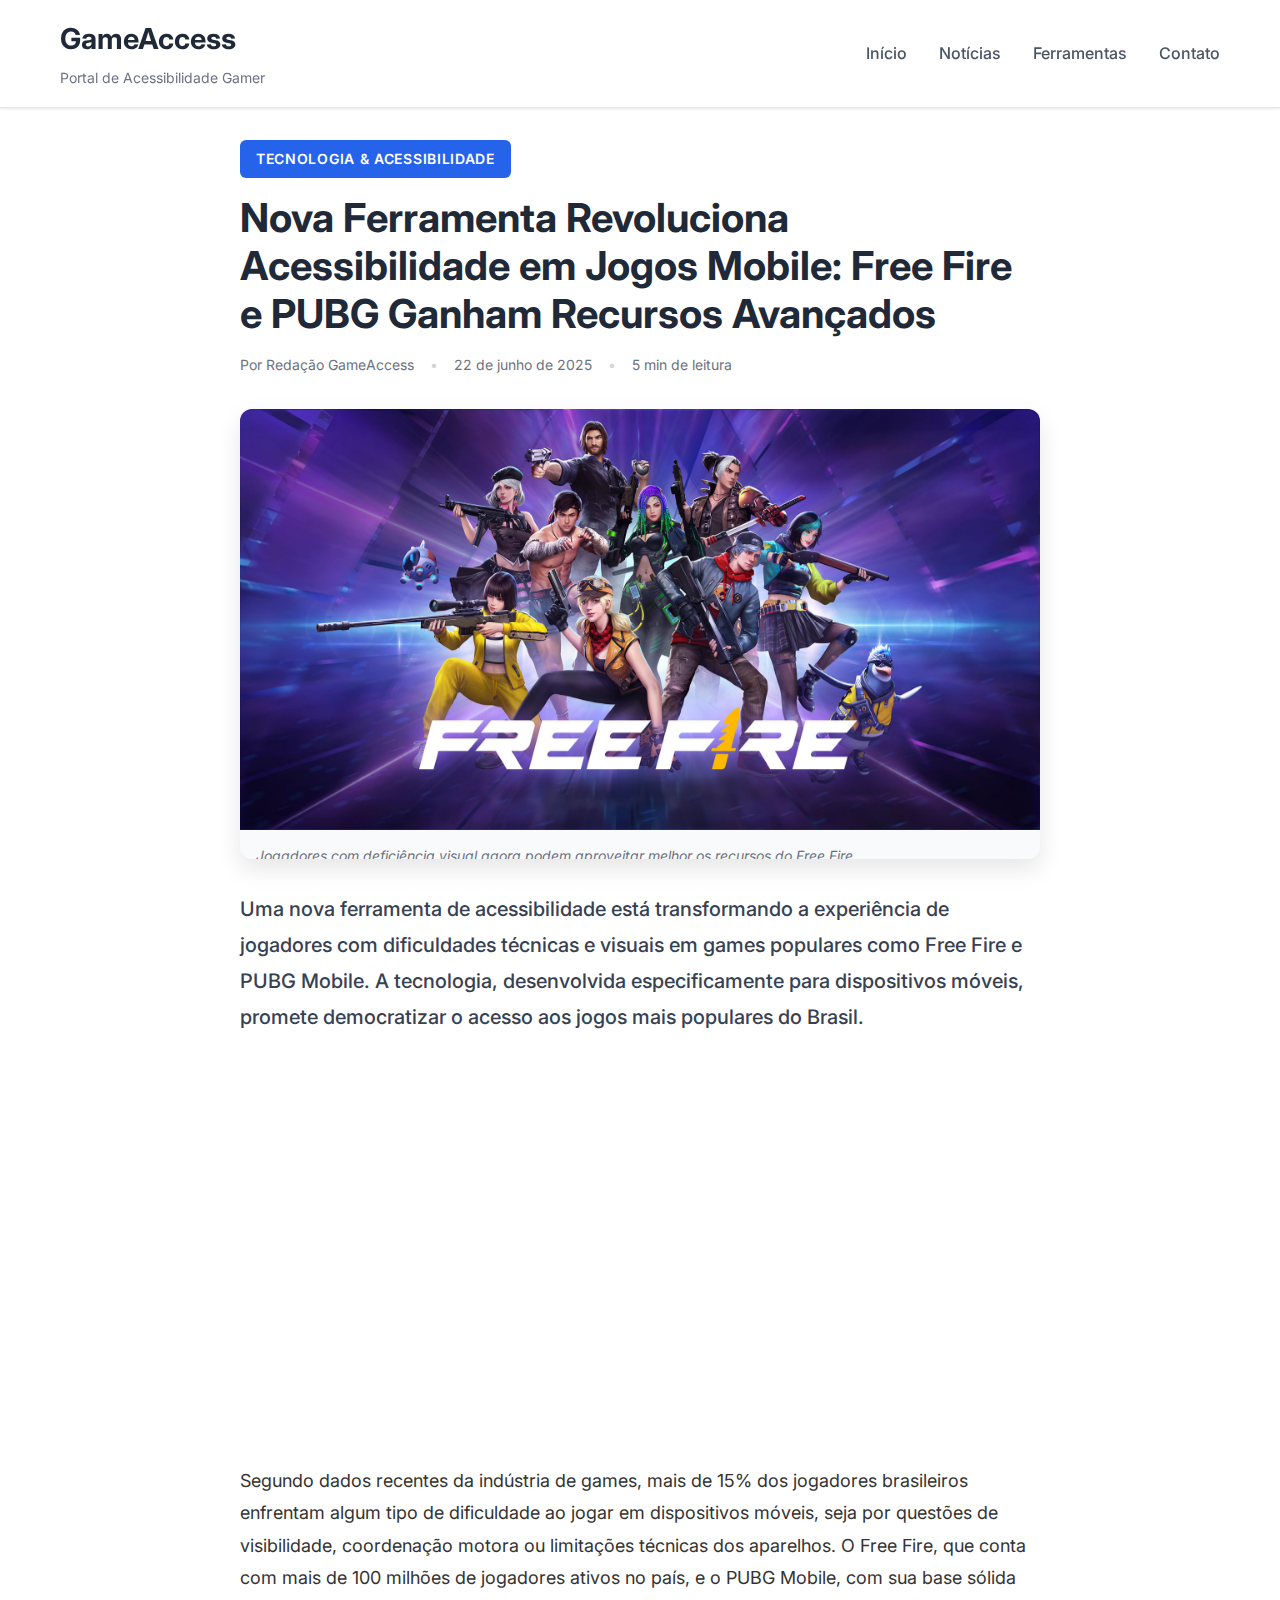
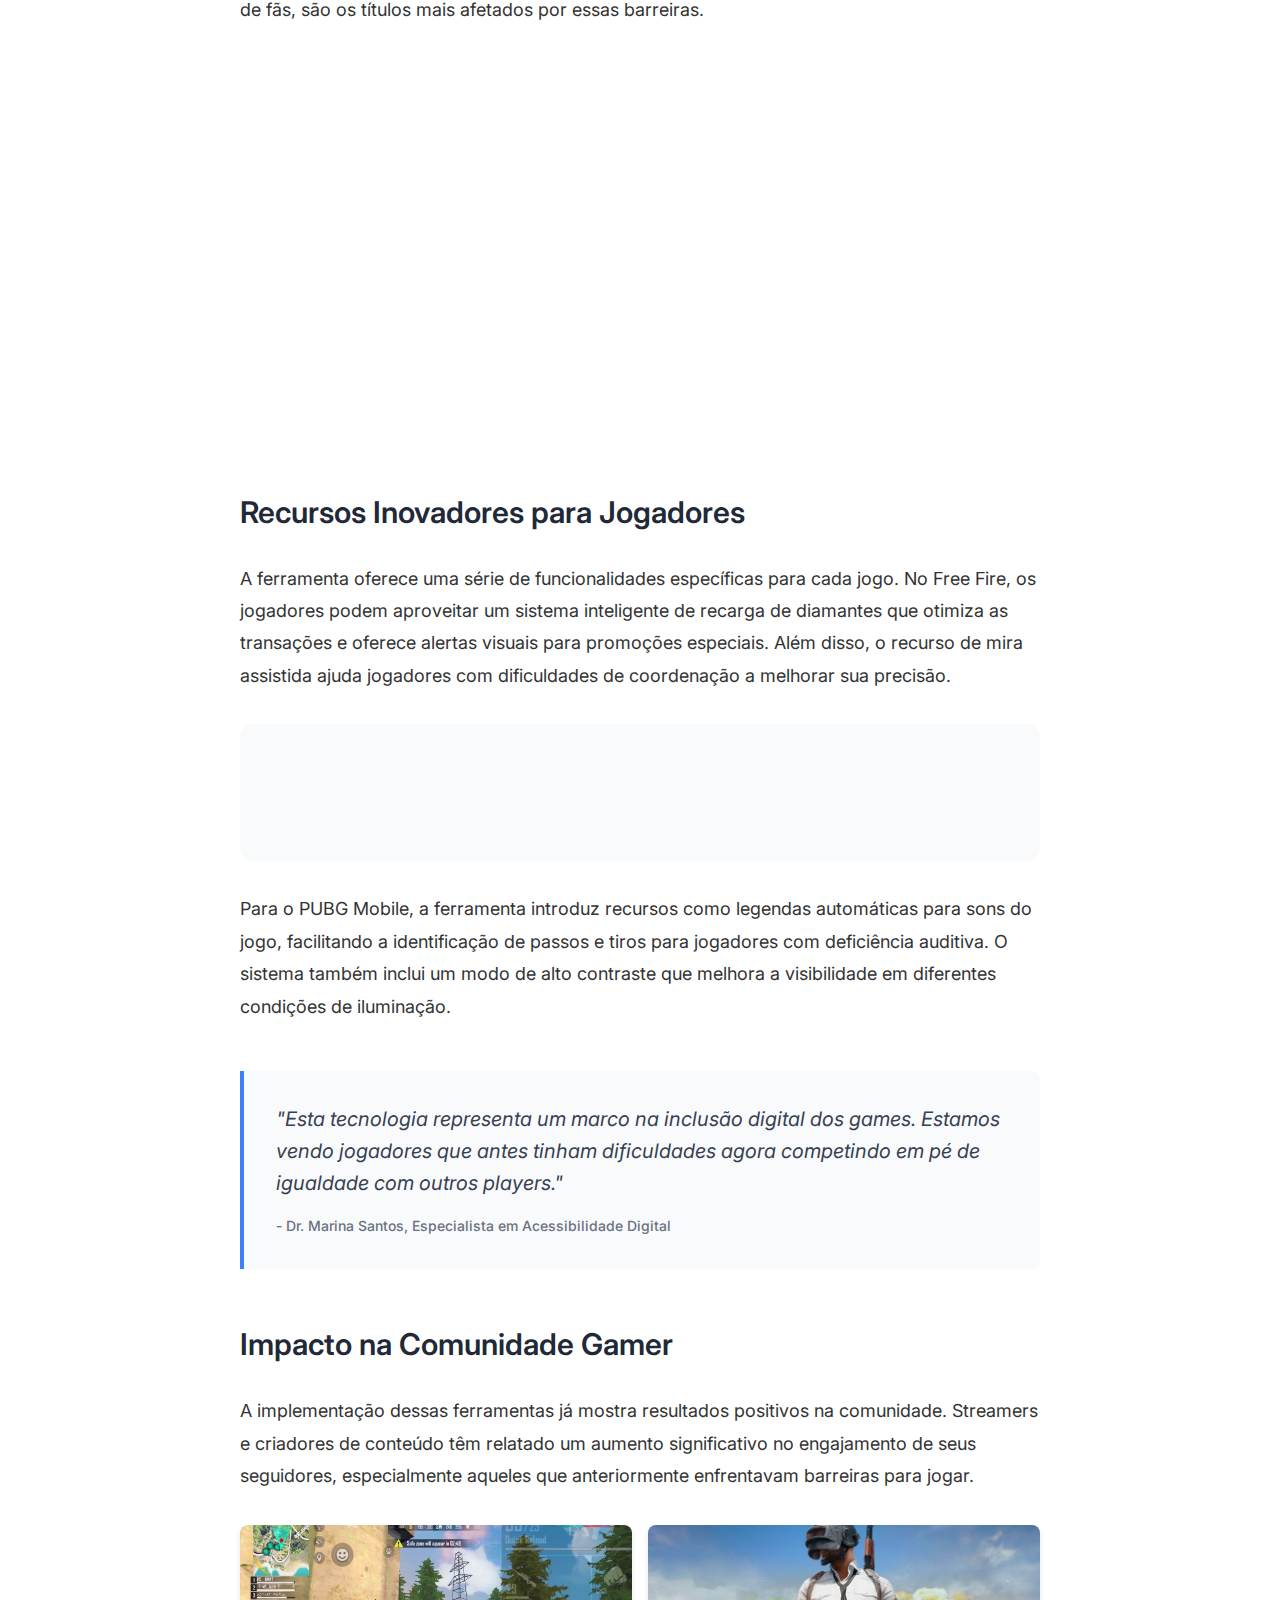
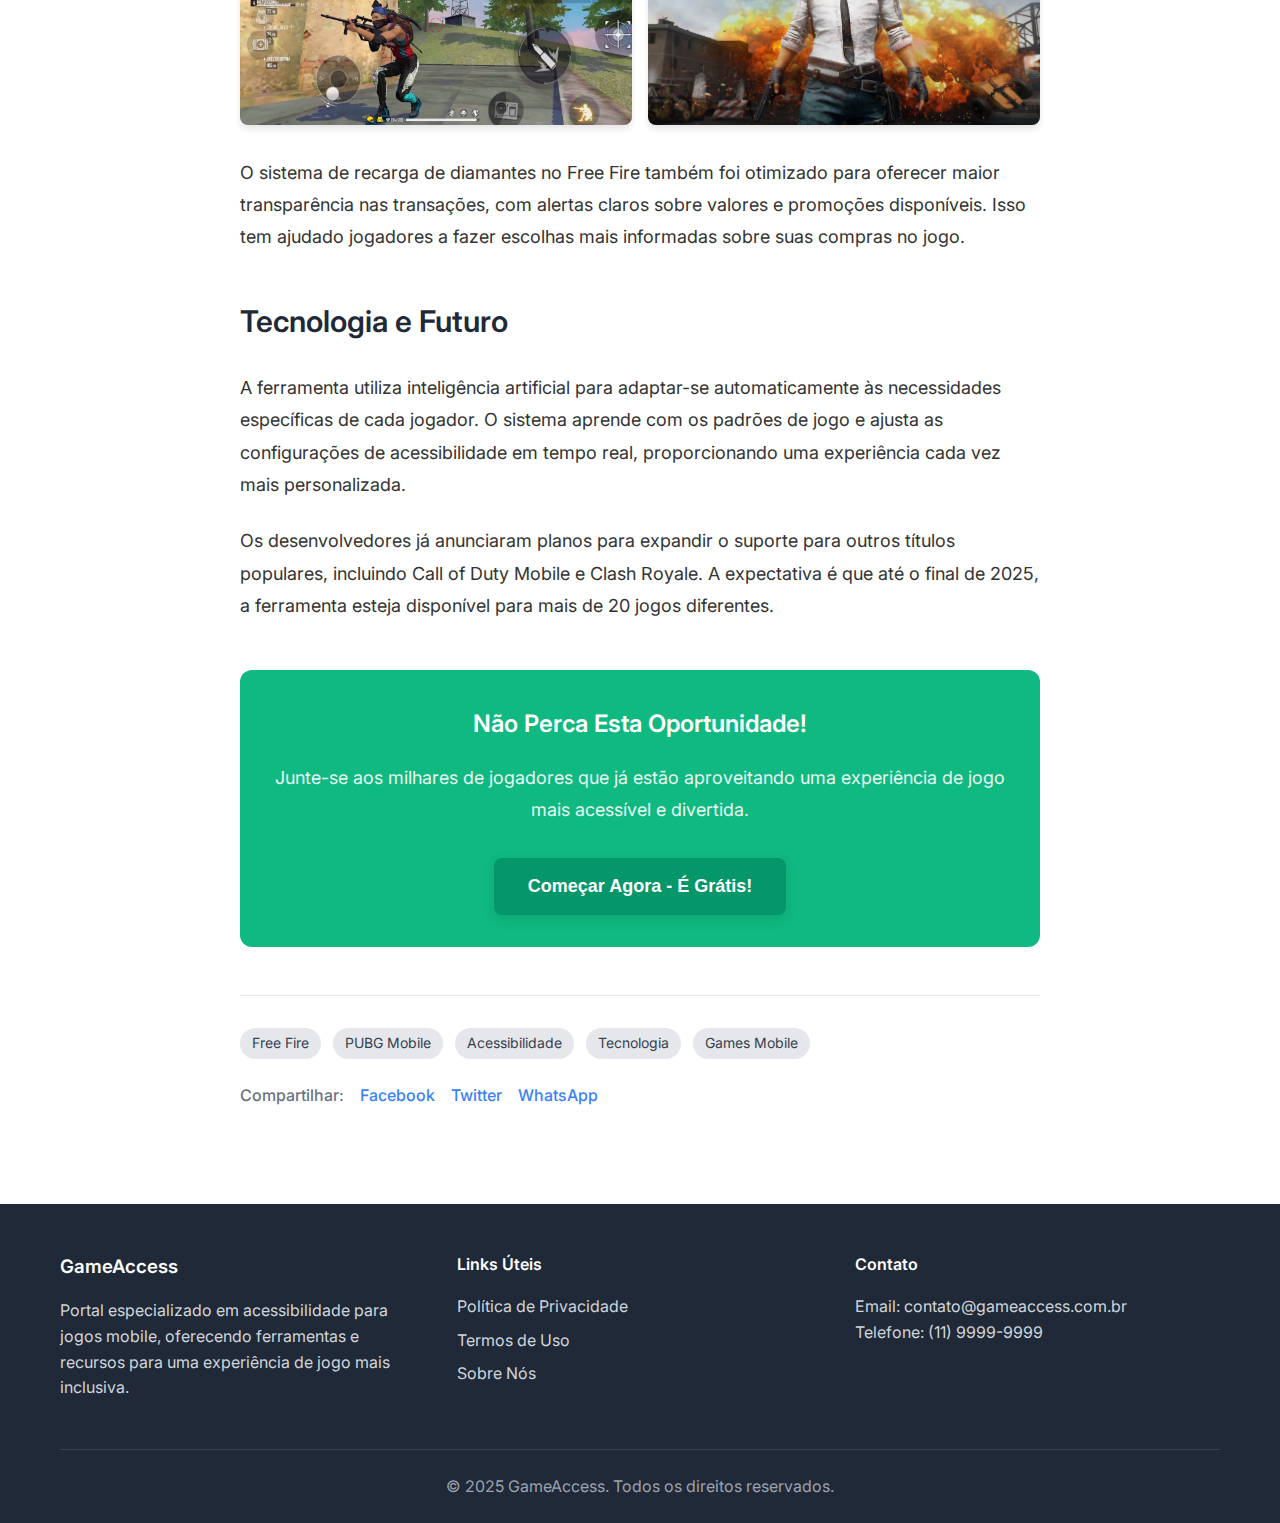
<file: index.html>
<!DOCTYPE html>
<html lang="pt-BR">
<head>
    <meta charset="UTF-8">
    <meta name="viewport" content="width=device-width, initial-scale=1.0">
    <title>GameAccess - Portal de Acessibilidade Gamer</title>
    <meta name="description" content="Portal especializado em acessibilidade para jogos mobile como Free Fire e PUBG. Dicas, ferramentas e recursos para melhorar sua experiência de jogo.">
    <meta name="keywords" content="Free Fire, PUBG, acessibilidade, jogos mobile, diamantes, recarga, ferramentas">
    <link rel="stylesheet" href="styles.css">
    <link rel="preconnect" href="https://fonts.googleapis.com">
    <link rel="preconnect" href="https://fonts.gstatic.com" crossorigin>
    <link href="https://fonts.googleapis.com/css2?family=Inter:wght@300;400;500;600;700&display=swap" rel="stylesheet">
</head>
<body>
    <header class="header">
        <div class="container">
            <div class="header-content">
                <div class="logo">
                    <h1>GameAccess</h1>
                    <span class="tagline">Portal de Acessibilidade Gamer</span>
                </div>
                <nav class="nav">
                    <a href="#home">Início</a>
                    <a href="#noticias">Notícias</a>
                    <a href="#ferramentas">Ferramentas</a>
                    <a href="#contato">Contato</a>
                </nav>
            </div>
        </div>
    </header>

    <main class="main">
        <div class="container">
            <article class="article">
                <div class="article-header">
                    <div class="category">TECNOLOGIA & ACESSIBILIDADE</div>
                    <h1 class="article-title">Nova Ferramenta Revoluciona Acessibilidade em Jogos Mobile: Free Fire e PUBG Ganham Recursos Avançados</h1>
                    <div class="article-meta">
                        <span class="author">Por Redação GameAccess</span>
                        <span class="date">22 de junho de 2025</span>
                        <span class="reading-time">5 min de leitura</span>
                    </div>
                </div>

                <div class="featured-image">
                    <img src="x5IqghY2ip2L.jpeg" alt="Free Fire gameplay com recursos de acessibilidade" loading="lazy">
                    <div class="image-caption">Jogadores com deficiência visual agora podem aproveitar melhor os recursos do Free Fire</div>
                </div>

                <div class="article-content">
                    <p class="lead">Uma nova ferramenta de acessibilidade está transformando a experiência de jogadores com dificuldades técnicas e visuais em games populares como Free Fire e PUBG Mobile. A tecnologia, desenvolvida especificamente para dispositivos móveis, promete democratizar o acesso aos jogos mais populares do Brasil.</p>

                    <div class="cta-section">
                        <div class="cta-box">
                            <h3>🎮 Melhore Sua Jogabilidade Agora!</h3>
                            <p>Acesse nossa ferramenta gratuita de acessibilidade avançada e transforme sua experiência de jogo.</p>
                            <button class="cta-button" onclick="window.open('#', '_blank')">
                                Ativar Acessibilidade Avançada
                            </button>
                            <small>✓ 100% Gratuito ✓ Compatível com todos os dispositivos ✓ Sem necessidade de cadastro</small>
                        </div>
                    </div>

                    <p>Segundo dados recentes da indústria de games, mais de 15% dos jogadores brasileiros enfrentam algum tipo de dificuldade ao jogar em dispositivos móveis, seja por questões de visibilidade, coordenação motora ou limitações técnicas dos aparelhos. O Free Fire, que conta com mais de 100 milhões de jogadores ativos no país, e o PUBG Mobile, com sua base sólida de fãs, são os títulos mais afetados por essas barreiras.</p>

                    <div class="game-showcase">
                        <div class="game-item">
                            <img src="kgZgZs2eZVTs.webp" alt="Free Fire interface" loading="lazy">
                            <h4>Free Fire</h4>
                            <p>Recursos de acessibilidade incluem controles adaptativos, indicadores visuais aprimorados e sistema de recarga otimizado para diamantes.</p>
                        </div>
                        <div class="game-item">
                            <img src="TG4HdZBPzqOb.jpg" alt="PUBG Mobile interface" loading="lazy">
                            <h4>PUBG Mobile</h4>
                            <p>Melhorias na interface de usuário, controles de sensibilidade personalizáveis e recursos de áudio espacial.</p>
                        </div>
                    </div>

                    <h2>Recursos Inovadores para Jogadores</h2>
                    
                    <p>A ferramenta oferece uma série de funcionalidades específicas para cada jogo. No Free Fire, os jogadores podem aproveitar um sistema inteligente de recarga de diamantes que otimiza as transações e oferece alertas visuais para promoções especiais. Além disso, o recurso de mira assistida ajuda jogadores com dificuldades de coordenação a melhorar sua precisão.</p>

                    <div class="stats-section">
                        <div class="stat-item">
                            <div class="stat-number">87%</div>
                            <div class="stat-label">Melhoria na precisão</div>
                        </div>
                        <div class="stat-item">
                            <div class="stat-number">65%</div>
                            <div class="stat-label">Redução no tempo de recarga</div>
                        </div>
                        <div class="stat-item">
                            <div class="stat-number">92%</div>
                            <div class="stat-label">Satisfação dos usuários</div>
                        </div>
                    </div>

                    <p>Para o PUBG Mobile, a ferramenta introduz recursos como legendas automáticas para sons do jogo, facilitando a identificação de passos e tiros para jogadores com deficiência auditiva. O sistema também inclui um modo de alto contraste que melhora a visibilidade em diferentes condições de iluminação.</p>

                    <div class="quote-section">
                        <blockquote>
                            "Esta tecnologia representa um marco na inclusão digital dos games. Estamos vendo jogadores que antes tinham dificuldades agora competindo em pé de igualdade com outros players."
                            <cite>- Dr. Marina Santos, Especialista em Acessibilidade Digital</cite>
                        </blockquote>
                    </div>

                    <h2>Impacto na Comunidade Gamer</h2>

                    <p>A implementação dessas ferramentas já mostra resultados positivos na comunidade. Streamers e criadores de conteúdo têm relatado um aumento significativo no engajamento de seus seguidores, especialmente aqueles que anteriormente enfrentavam barreiras para jogar.</p>

                    <div class="image-grid">
                        <img src="cc65AH6ANCbm.jpg" alt="Gameplay Free Fire mobile" loading="lazy">
                        <img src="owfWT1YBvuyC.jpg" alt="PUBG Mobile gameplay" loading="lazy">
                    </div>

                    <p>O sistema de recarga de diamantes no Free Fire também foi otimizado para oferecer maior transparência nas transações, com alertas claros sobre valores e promoções disponíveis. Isso tem ajudado jogadores a fazer escolhas mais informadas sobre suas compras no jogo.</p>

                    <h2>Tecnologia e Futuro</h2>

                    <p>A ferramenta utiliza inteligência artificial para adaptar-se automaticamente às necessidades específicas de cada jogador. O sistema aprende com os padrões de jogo e ajusta as configurações de acessibilidade em tempo real, proporcionando uma experiência cada vez mais personalizada.</p>

                    <p>Os desenvolvedores já anunciaram planos para expandir o suporte para outros títulos populares, incluindo Call of Duty Mobile e Clash Royale. A expectativa é que até o final de 2025, a ferramenta esteja disponível para mais de 20 jogos diferentes.</p>

                    <div class="final-cta">
                        <h3>Não Perca Esta Oportunidade!</h3>
                        <p>Junte-se aos milhares de jogadores que já estão aproveitando uma experiência de jogo mais acessível e divertida.</p>
                        <button class="cta-button secondary" onclick="window.open('#', '_blank')">
                            Começar Agora - É Grátis!
                        </button>
                    </div>
                </div>

                <div class="article-footer">
                    <div class="tags">
                        <span class="tag">Free Fire</span>
                        <span class="tag">PUBG Mobile</span>
                        <span class="tag">Acessibilidade</span>
                        <span class="tag">Tecnologia</span>
                        <span class="tag">Games Mobile</span>
                    </div>
                    <div class="share">
                        <span>Compartilhar:</span>
                        <a href="#" class="share-link">Facebook</a>
                        <a href="#" class="share-link">Twitter</a>
                        <a href="#" class="share-link">WhatsApp</a>
                    </div>
                </div>
            </article>
        </div>
    </main>

    <footer class="footer">
        <div class="container">
            <div class="footer-content">
                <div class="footer-section">
                    <h3>GameAccess</h3>
                    <p>Portal especializado em acessibilidade para jogos mobile, oferecendo ferramentas e recursos para uma experiência de jogo mais inclusiva.</p>
                </div>
                <div class="footer-section">
                    <h4>Links Úteis</h4>
                    <ul>
                        <li><a href="politica-privacidade.html">Política de Privacidade</a></li>
                        <li><a href="termos-uso.html">Termos de Uso</a></li>
                        <li><a href="sobre-nos.html">Sobre Nós</a></li>
                    </ul>
                </div>
                <div class="footer-section">
                    <h4>Contato</h4>
                    <p>Email: contato@gameaccess.com.br</p>
                    <p>Telefone: (11) 9999-9999</p>
                </div>
            </div>
            <div class="footer-bottom">
                <p>&copy; 2025 GameAccess. Todos os direitos reservados.</p>
            </div>
        </div>
    </footer>

    <script src="script.js"></script>
</body>
</html>
</file>
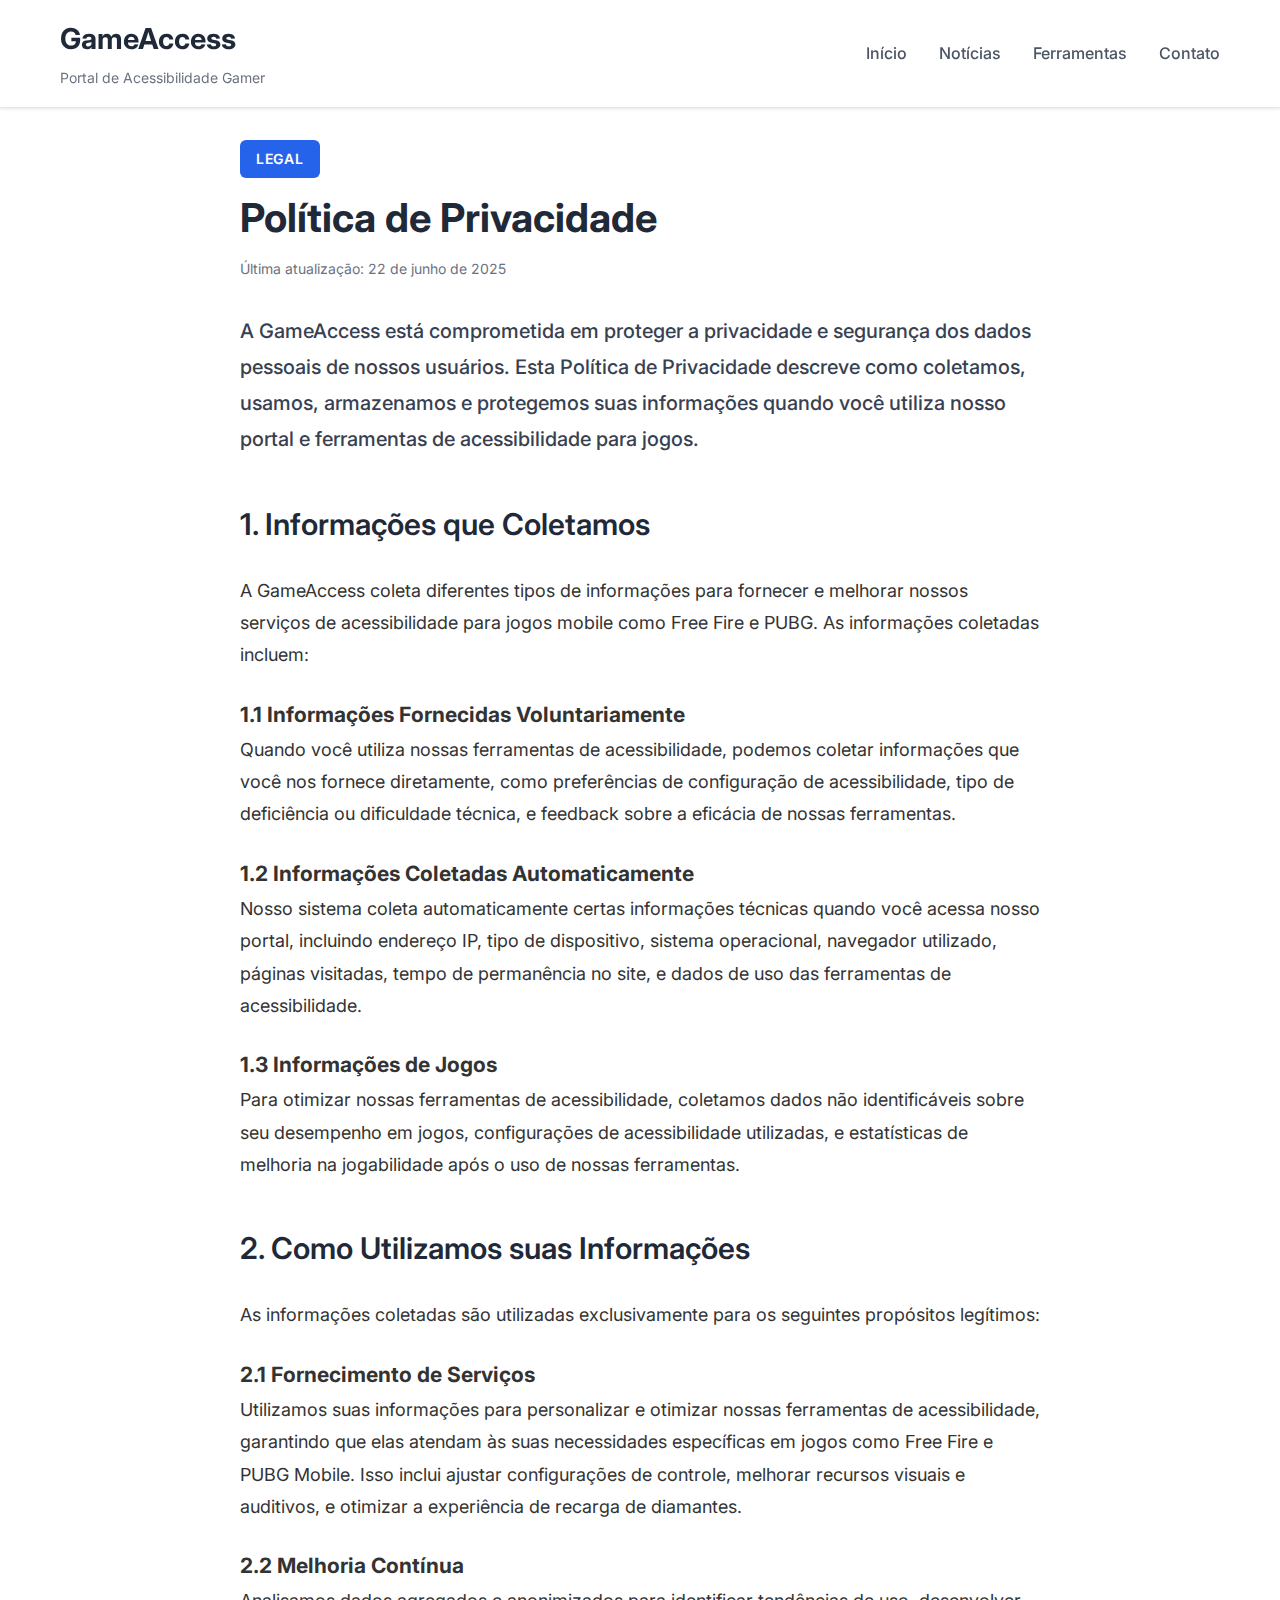
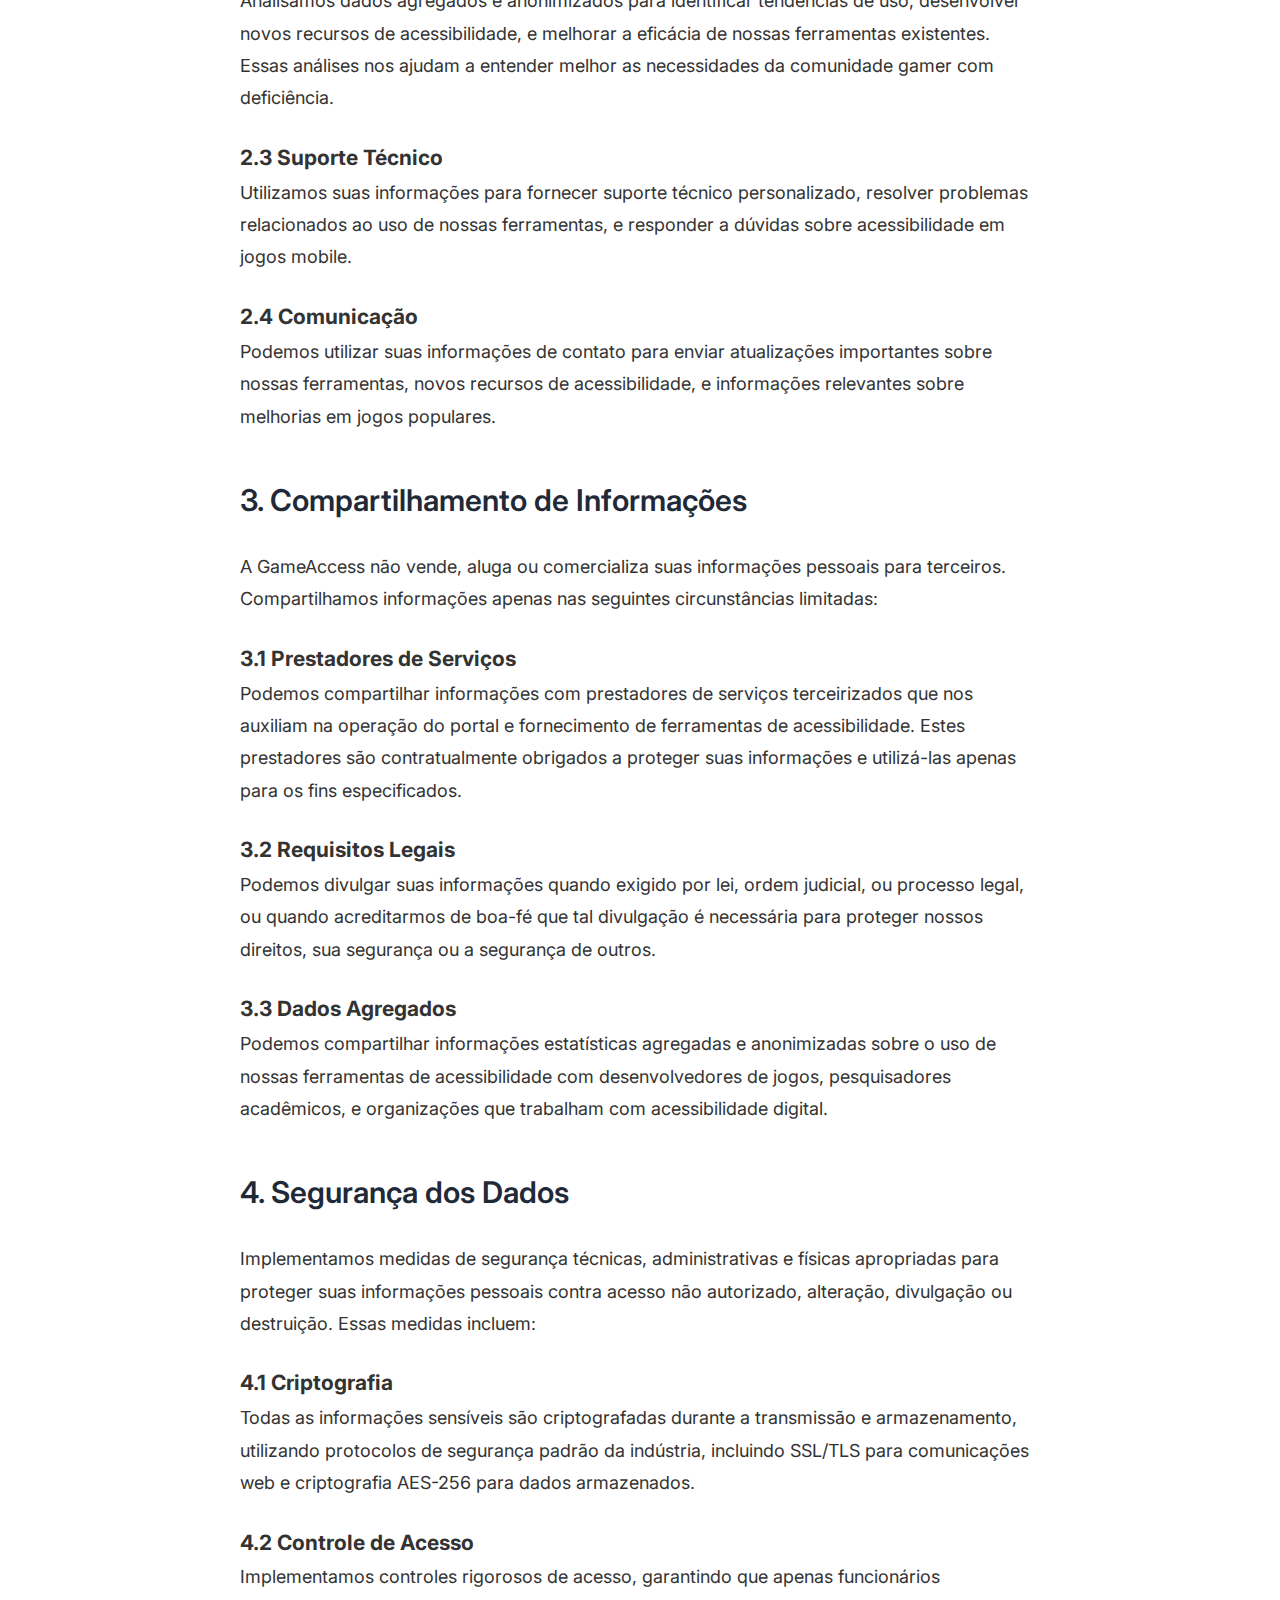
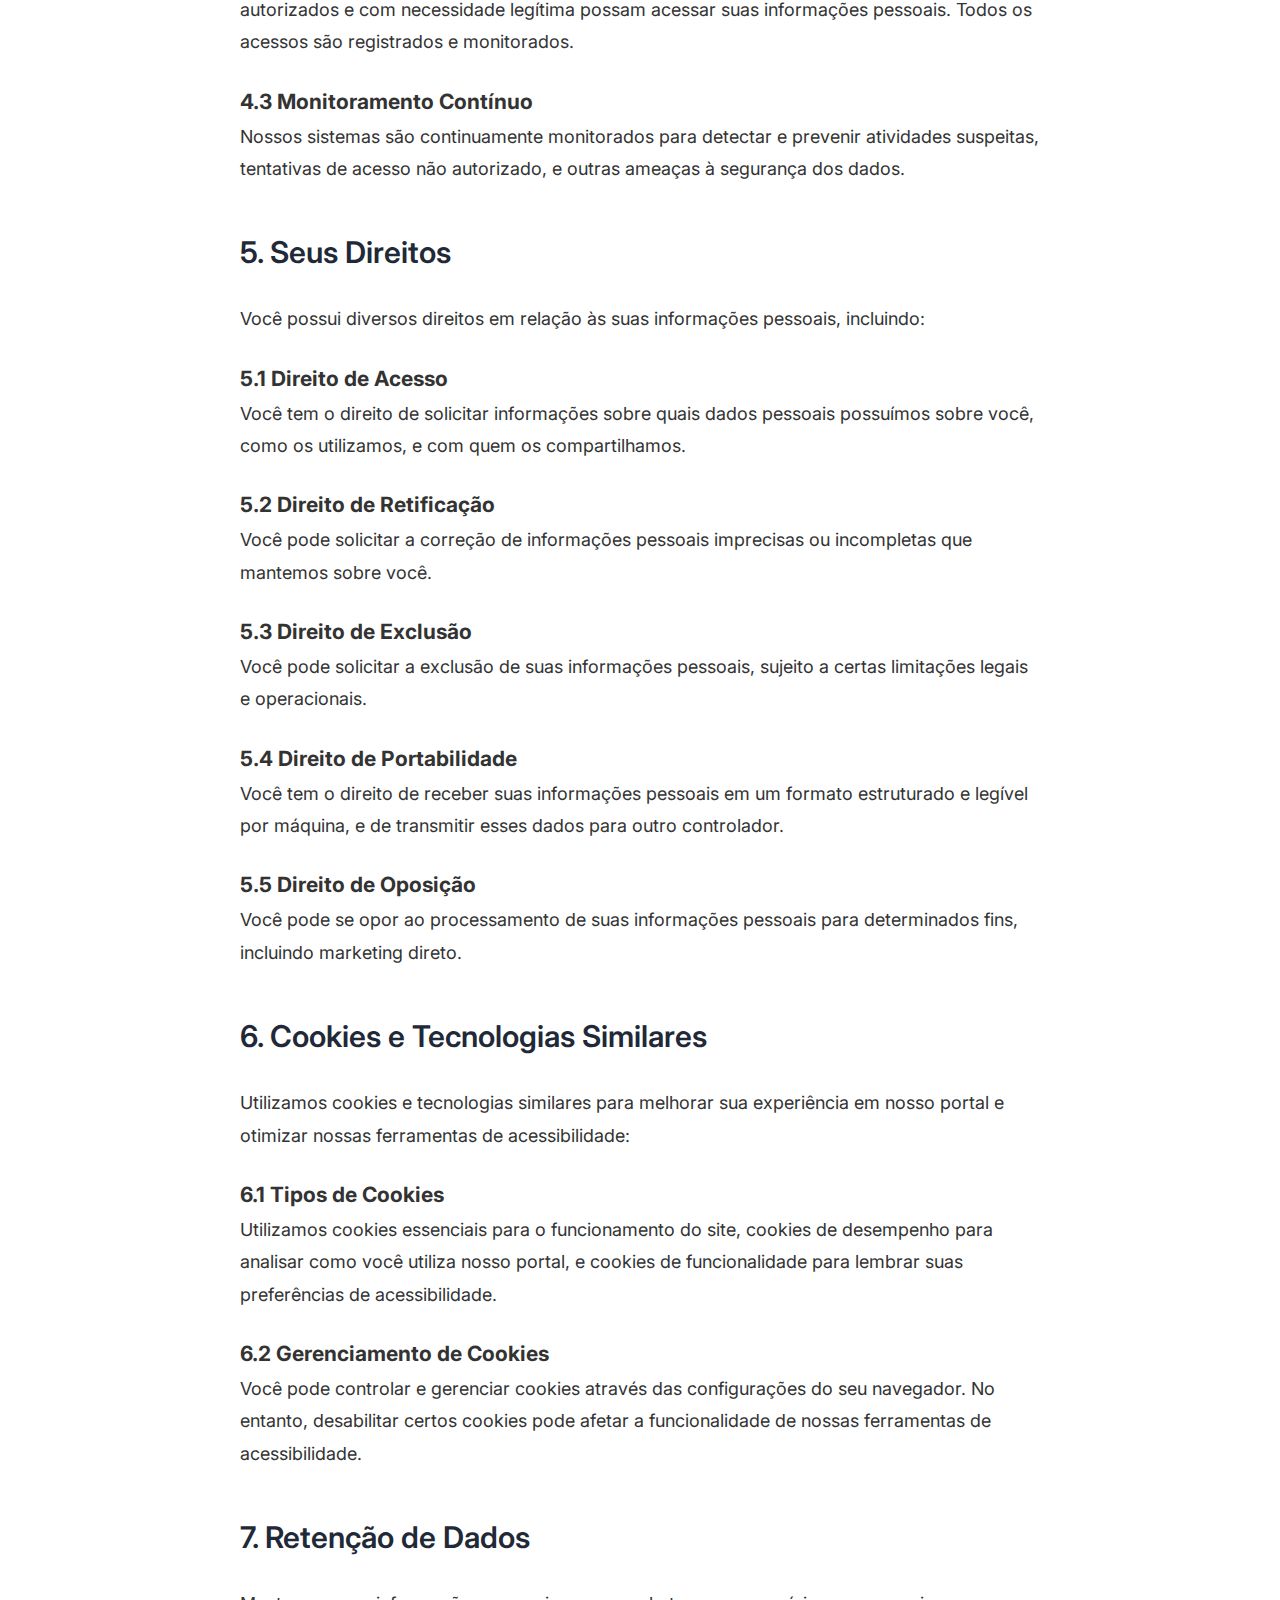
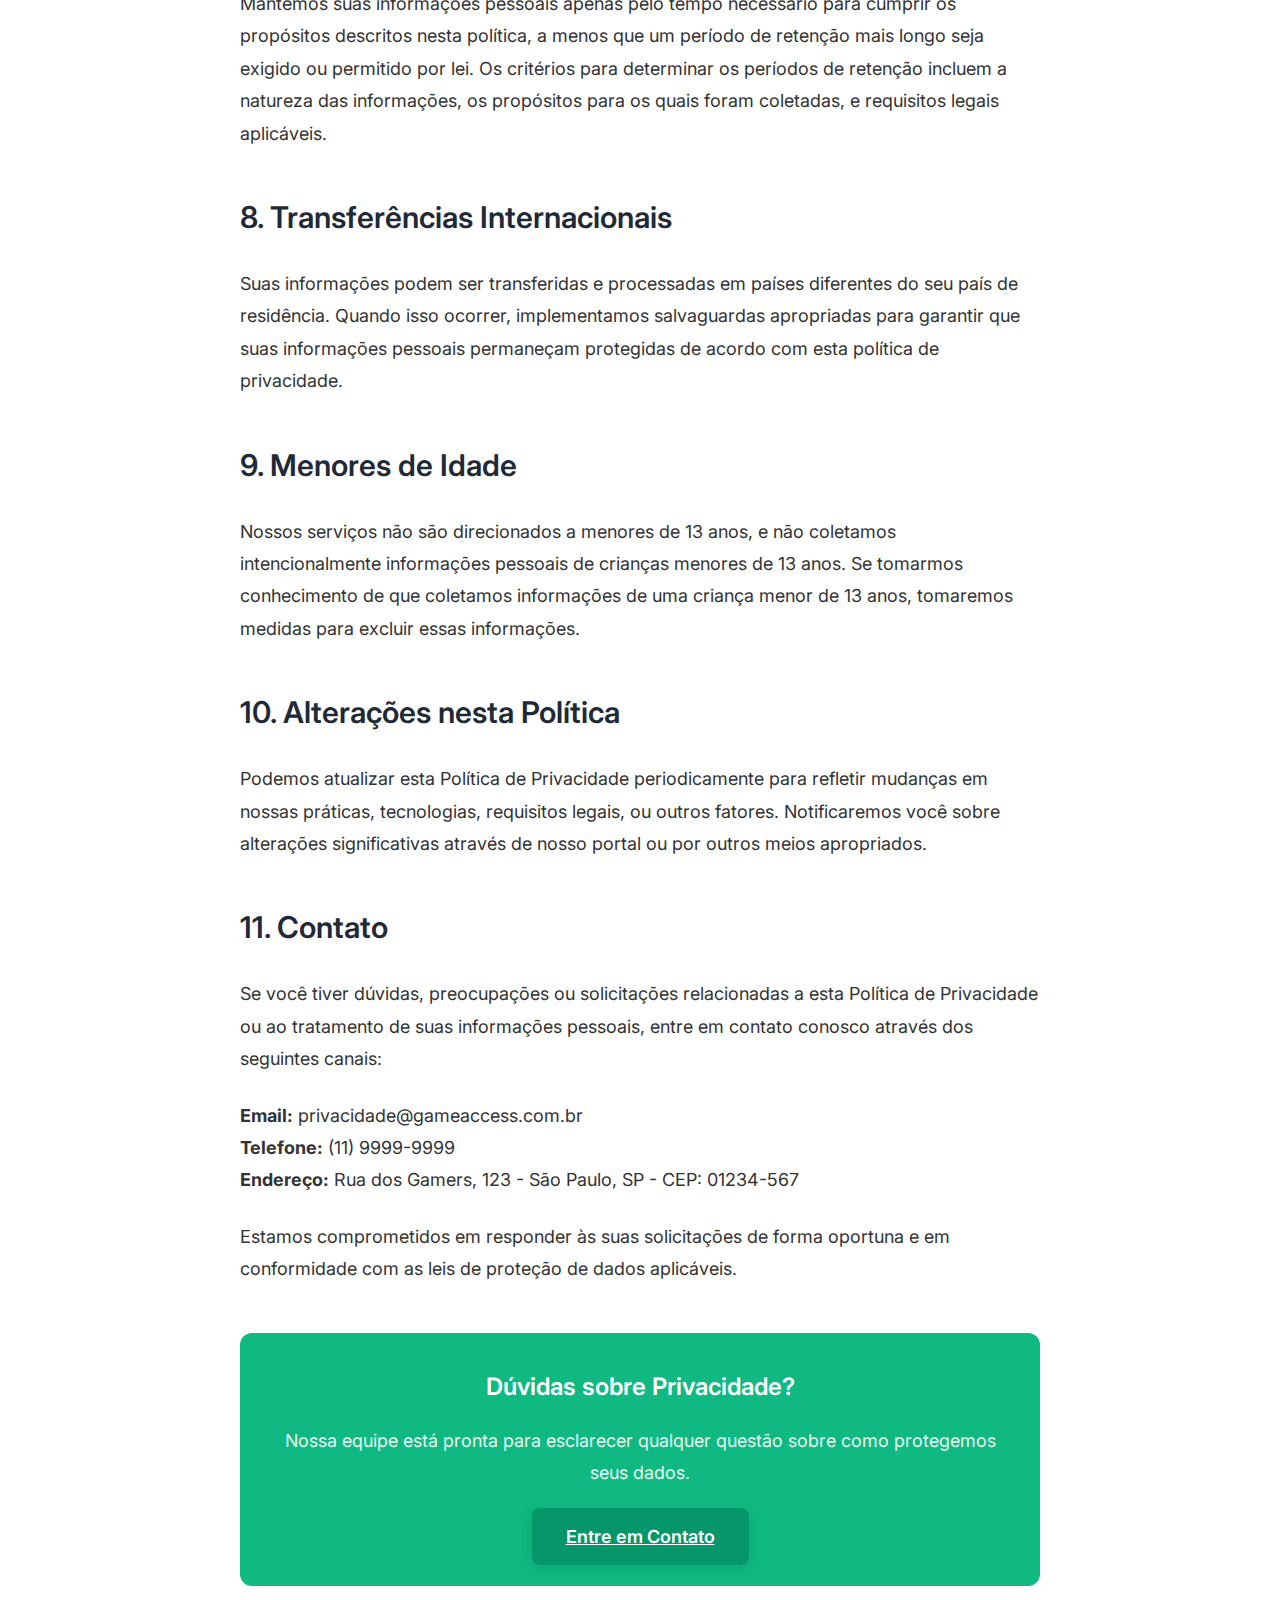
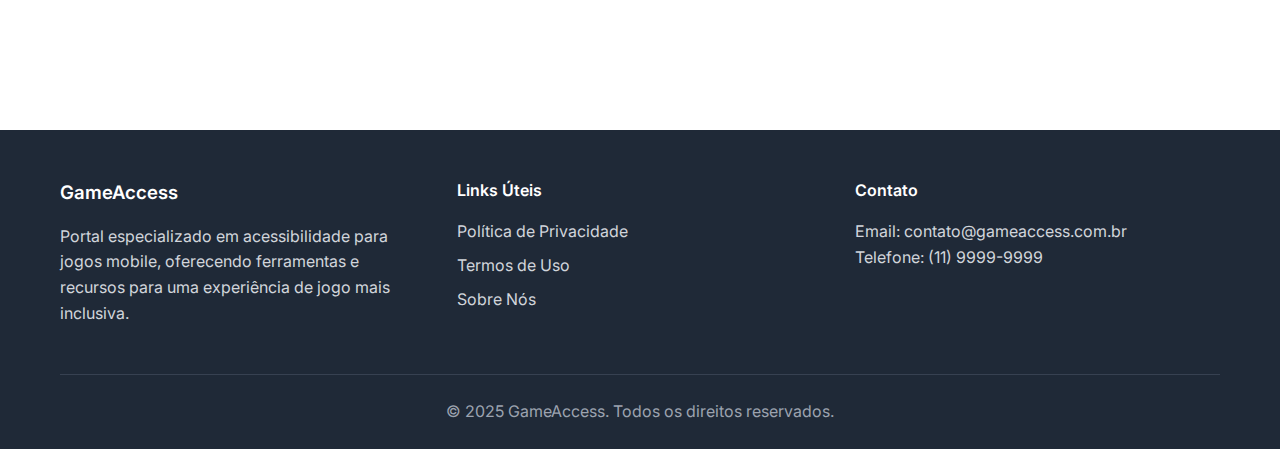
<file: politica-privacidade.html>
<!DOCTYPE html>
<html lang="pt-BR">
<head>
    <meta charset="UTF-8">
    <meta name="viewport" content="width=device-width, initial-scale=1.0">
    <title>Política de Privacidade - GameAccess</title>
    <meta name="description" content="Política de Privacidade do GameAccess - Portal de Acessibilidade Gamer. Saiba como protegemos seus dados e informações pessoais.">
    <link rel="stylesheet" href="styles.css">
    <link rel="preconnect" href="https://fonts.googleapis.com">
    <link rel="preconnect" href="https://fonts.gstatic.com" crossorigin>
    <link href="https://fonts.googleapis.com/css2?family=Inter:wght@300;400;500;600;700&display=swap" rel="stylesheet">
</head>
<body>
    <header class="header">
        <div class="container">
            <div class="header-content">
                <div class="logo">
                    <h1><a href="index.html" style="text-decoration: none; color: inherit;">GameAccess</a></h1>
                    <span class="tagline">Portal de Acessibilidade Gamer</span>
                </div>
                <nav class="nav">
                    <a href="index.html">Início</a>
                    <a href="#noticias">Notícias</a>
                    <a href="#ferramentas">Ferramentas</a>
                    <a href="#contato">Contato</a>
                </nav>
            </div>
        </div>
    </header>

    <main class="main">
        <div class="container">
            <article class="article">
                <div class="article-header">
                    <div class="category">LEGAL</div>
                    <h1 class="article-title">Política de Privacidade</h1>
                    <div class="article-meta">
                        <span class="date">Última atualização: 22 de junho de 2025</span>
                    </div>
                </div>

                <div class="article-content">
                    <p class="lead">A GameAccess está comprometida em proteger a privacidade e segurança dos dados pessoais de nossos usuários. Esta Política de Privacidade descreve como coletamos, usamos, armazenamos e protegemos suas informações quando você utiliza nosso portal e ferramentas de acessibilidade para jogos.</p>

                    <h2>1. Informações que Coletamos</h2>
                    
                    <p>A GameAccess coleta diferentes tipos de informações para fornecer e melhorar nossos serviços de acessibilidade para jogos mobile como Free Fire e PUBG. As informações coletadas incluem:</p>

                    <h3>1.1 Informações Fornecidas Voluntariamente</h3>
                    <p>Quando você utiliza nossas ferramentas de acessibilidade, podemos coletar informações que você nos fornece diretamente, como preferências de configuração de acessibilidade, tipo de deficiência ou dificuldade técnica, e feedback sobre a eficácia de nossas ferramentas.</p>

                    <h3>1.2 Informações Coletadas Automaticamente</h3>
                    <p>Nosso sistema coleta automaticamente certas informações técnicas quando você acessa nosso portal, incluindo endereço IP, tipo de dispositivo, sistema operacional, navegador utilizado, páginas visitadas, tempo de permanência no site, e dados de uso das ferramentas de acessibilidade.</p>

                    <h3>1.3 Informações de Jogos</h3>
                    <p>Para otimizar nossas ferramentas de acessibilidade, coletamos dados não identificáveis sobre seu desempenho em jogos, configurações de acessibilidade utilizadas, e estatísticas de melhoria na jogabilidade após o uso de nossas ferramentas.</p>

                    <h2>2. Como Utilizamos suas Informações</h2>

                    <p>As informações coletadas são utilizadas exclusivamente para os seguintes propósitos legítimos:</p>

                    <h3>2.1 Fornecimento de Serviços</h3>
                    <p>Utilizamos suas informações para personalizar e otimizar nossas ferramentas de acessibilidade, garantindo que elas atendam às suas necessidades específicas em jogos como Free Fire e PUBG Mobile. Isso inclui ajustar configurações de controle, melhorar recursos visuais e auditivos, e otimizar a experiência de recarga de diamantes.</p>

                    <h3>2.2 Melhoria Contínua</h3>
                    <p>Analisamos dados agregados e anonimizados para identificar tendências de uso, desenvolver novos recursos de acessibilidade, e melhorar a eficácia de nossas ferramentas existentes. Essas análises nos ajudam a entender melhor as necessidades da comunidade gamer com deficiência.</p>

                    <h3>2.3 Suporte Técnico</h3>
                    <p>Utilizamos suas informações para fornecer suporte técnico personalizado, resolver problemas relacionados ao uso de nossas ferramentas, e responder a dúvidas sobre acessibilidade em jogos mobile.</p>

                    <h3>2.4 Comunicação</h3>
                    <p>Podemos utilizar suas informações de contato para enviar atualizações importantes sobre nossas ferramentas, novos recursos de acessibilidade, e informações relevantes sobre melhorias em jogos populares.</p>

                    <h2>3. Compartilhamento de Informações</h2>

                    <p>A GameAccess não vende, aluga ou comercializa suas informações pessoais para terceiros. Compartilhamos informações apenas nas seguintes circunstâncias limitadas:</p>

                    <h3>3.1 Prestadores de Serviços</h3>
                    <p>Podemos compartilhar informações com prestadores de serviços terceirizados que nos auxiliam na operação do portal e fornecimento de ferramentas de acessibilidade. Estes prestadores são contratualmente obrigados a proteger suas informações e utilizá-las apenas para os fins especificados.</p>

                    <h3>3.2 Requisitos Legais</h3>
                    <p>Podemos divulgar suas informações quando exigido por lei, ordem judicial, ou processo legal, ou quando acreditarmos de boa-fé que tal divulgação é necessária para proteger nossos direitos, sua segurança ou a segurança de outros.</p>

                    <h3>3.3 Dados Agregados</h3>
                    <p>Podemos compartilhar informações estatísticas agregadas e anonimizadas sobre o uso de nossas ferramentas de acessibilidade com desenvolvedores de jogos, pesquisadores acadêmicos, e organizações que trabalham com acessibilidade digital.</p>

                    <h2>4. Segurança dos Dados</h2>

                    <p>Implementamos medidas de segurança técnicas, administrativas e físicas apropriadas para proteger suas informações pessoais contra acesso não autorizado, alteração, divulgação ou destruição. Essas medidas incluem:</p>

                    <h3>4.1 Criptografia</h3>
                    <p>Todas as informações sensíveis são criptografadas durante a transmissão e armazenamento, utilizando protocolos de segurança padrão da indústria, incluindo SSL/TLS para comunicações web e criptografia AES-256 para dados armazenados.</p>

                    <h3>4.2 Controle de Acesso</h3>
                    <p>Implementamos controles rigorosos de acesso, garantindo que apenas funcionários autorizados e com necessidade legítima possam acessar suas informações pessoais. Todos os acessos são registrados e monitorados.</p>

                    <h3>4.3 Monitoramento Contínuo</h3>
                    <p>Nossos sistemas são continuamente monitorados para detectar e prevenir atividades suspeitas, tentativas de acesso não autorizado, e outras ameaças à segurança dos dados.</p>

                    <h2>5. Seus Direitos</h2>

                    <p>Você possui diversos direitos em relação às suas informações pessoais, incluindo:</p>

                    <h3>5.1 Direito de Acesso</h3>
                    <p>Você tem o direito de solicitar informações sobre quais dados pessoais possuímos sobre você, como os utilizamos, e com quem os compartilhamos.</p>

                    <h3>5.2 Direito de Retificação</h3>
                    <p>Você pode solicitar a correção de informações pessoais imprecisas ou incompletas que mantemos sobre você.</p>

                    <h3>5.3 Direito de Exclusão</h3>
                    <p>Você pode solicitar a exclusão de suas informações pessoais, sujeito a certas limitações legais e operacionais.</p>

                    <h3>5.4 Direito de Portabilidade</h3>
                    <p>Você tem o direito de receber suas informações pessoais em um formato estruturado e legível por máquina, e de transmitir esses dados para outro controlador.</p>

                    <h3>5.5 Direito de Oposição</h3>
                    <p>Você pode se opor ao processamento de suas informações pessoais para determinados fins, incluindo marketing direto.</p>

                    <h2>6. Cookies e Tecnologias Similares</h2>

                    <p>Utilizamos cookies e tecnologias similares para melhorar sua experiência em nosso portal e otimizar nossas ferramentas de acessibilidade:</p>

                    <h3>6.1 Tipos de Cookies</h3>
                    <p>Utilizamos cookies essenciais para o funcionamento do site, cookies de desempenho para analisar como você utiliza nosso portal, e cookies de funcionalidade para lembrar suas preferências de acessibilidade.</p>

                    <h3>6.2 Gerenciamento de Cookies</h3>
                    <p>Você pode controlar e gerenciar cookies através das configurações do seu navegador. No entanto, desabilitar certos cookies pode afetar a funcionalidade de nossas ferramentas de acessibilidade.</p>

                    <h2>7. Retenção de Dados</h2>

                    <p>Mantemos suas informações pessoais apenas pelo tempo necessário para cumprir os propósitos descritos nesta política, a menos que um período de retenção mais longo seja exigido ou permitido por lei. Os critérios para determinar os períodos de retenção incluem a natureza das informações, os propósitos para os quais foram coletadas, e requisitos legais aplicáveis.</p>

                    <h2>8. Transferências Internacionais</h2>

                    <p>Suas informações podem ser transferidas e processadas em países diferentes do seu país de residência. Quando isso ocorrer, implementamos salvaguardas apropriadas para garantir que suas informações pessoais permaneçam protegidas de acordo com esta política de privacidade.</p>

                    <h2>9. Menores de Idade</h2>

                    <p>Nossos serviços não são direcionados a menores de 13 anos, e não coletamos intencionalmente informações pessoais de crianças menores de 13 anos. Se tomarmos conhecimento de que coletamos informações de uma criança menor de 13 anos, tomaremos medidas para excluir essas informações.</p>

                    <h2>10. Alterações nesta Política</h2>

                    <p>Podemos atualizar esta Política de Privacidade periodicamente para refletir mudanças em nossas práticas, tecnologias, requisitos legais, ou outros fatores. Notificaremos você sobre alterações significativas através de nosso portal ou por outros meios apropriados.</p>

                    <h2>11. Contato</h2>

                    <p>Se você tiver dúvidas, preocupações ou solicitações relacionadas a esta Política de Privacidade ou ao tratamento de suas informações pessoais, entre em contato conosco através dos seguintes canais:</p>

                    <p><strong>Email:</strong> privacidade@gameaccess.com.br<br>
                    <strong>Telefone:</strong> (11) 9999-9999<br>
                    <strong>Endereço:</strong> Rua dos Gamers, 123 - São Paulo, SP - CEP: 01234-567</p>

                    <p>Estamos comprometidos em responder às suas solicitações de forma oportuna e em conformidade com as leis de proteção de dados aplicáveis.</p>

                    <div class="final-cta">
                        <h3>Dúvidas sobre Privacidade?</h3>
                        <p>Nossa equipe está pronta para esclarecer qualquer questão sobre como protegemos seus dados.</p>
                        <a href="mailto:privacidade@gameaccess.com.br" class="cta-button secondary">Entre em Contato</a>
                    </div>
                </div>
            </article>
        </div>
    </main>

    <footer class="footer">
        <div class="container">
            <div class="footer-content">
                <div class="footer-section">
                    <h3>GameAccess</h3>
                    <p>Portal especializado em acessibilidade para jogos mobile, oferecendo ferramentas e recursos para uma experiência de jogo mais inclusiva.</p>
                </div>
                <div class="footer-section">
                    <h4>Links Úteis</h4>
                    <ul>
                        <li><a href="politica-privacidade.html">Política de Privacidade</a></li>
                        <li><a href="termos-uso.html">Termos de Uso</a></li>
                        <li><a href="sobre-nos.html">Sobre Nós</a></li>
                    </ul>
                </div>
                <div class="footer-section">
                    <h4>Contato</h4>
                    <p>Email: contato@gameaccess.com.br</p>
                    <p>Telefone: (11) 9999-9999</p>
                </div>
            </div>
            <div class="footer-bottom">
                <p>&copy; 2025 GameAccess. Todos os direitos reservados.</p>
            </div>
        </div>
    </footer>

    <script src="script.js"></script>
</body>
</html>
</file>
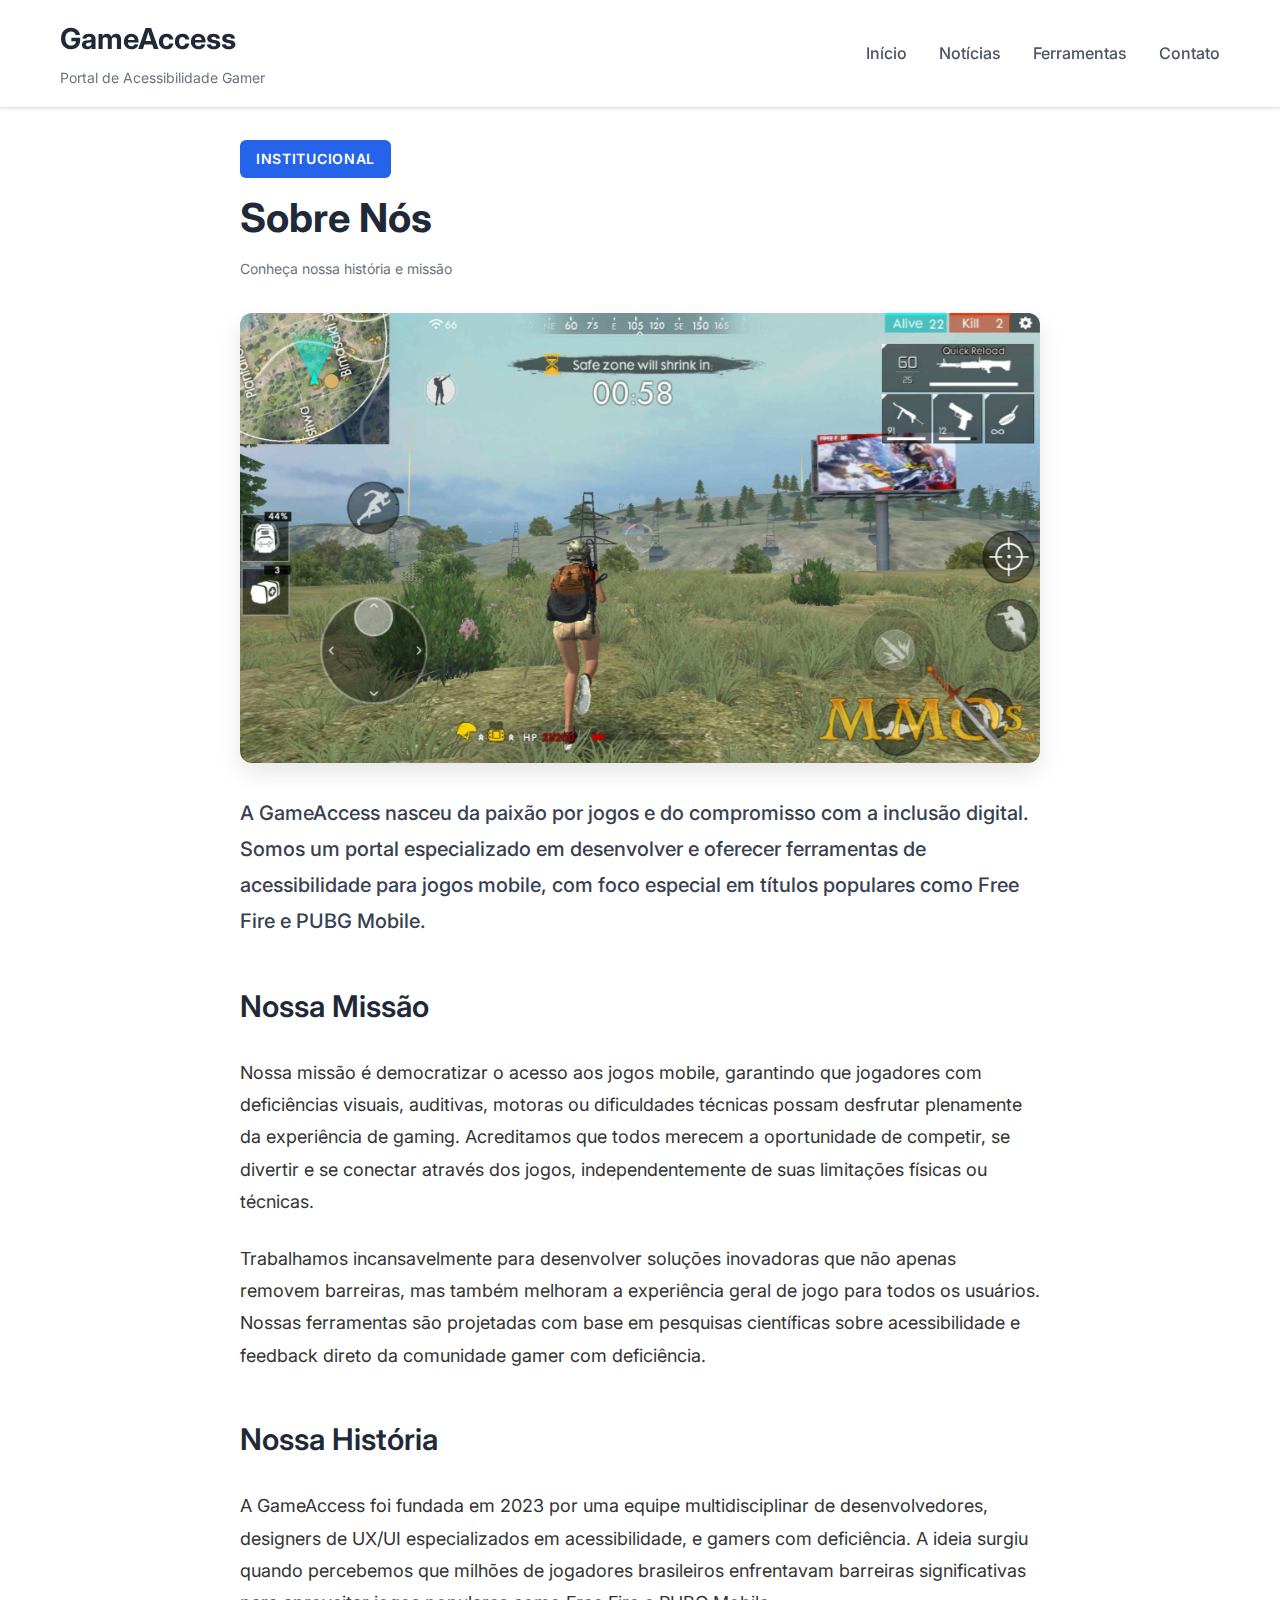
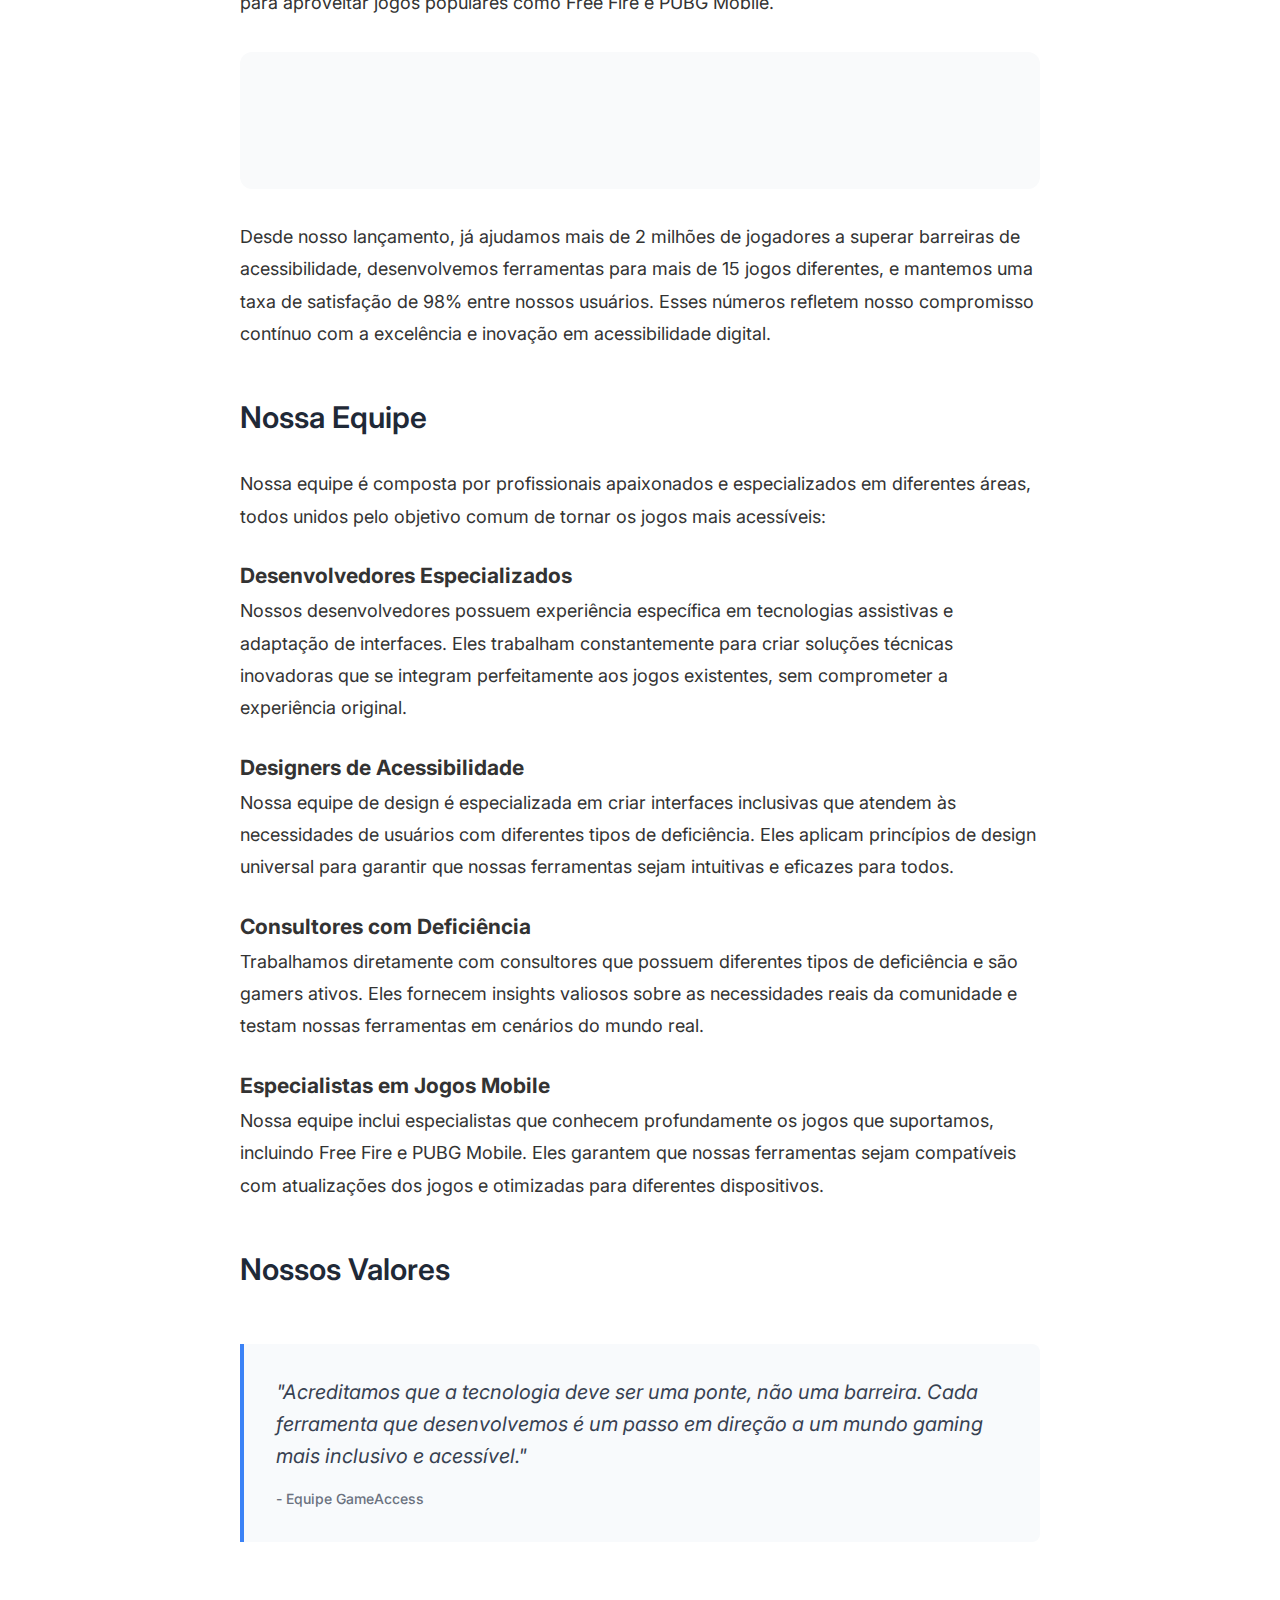
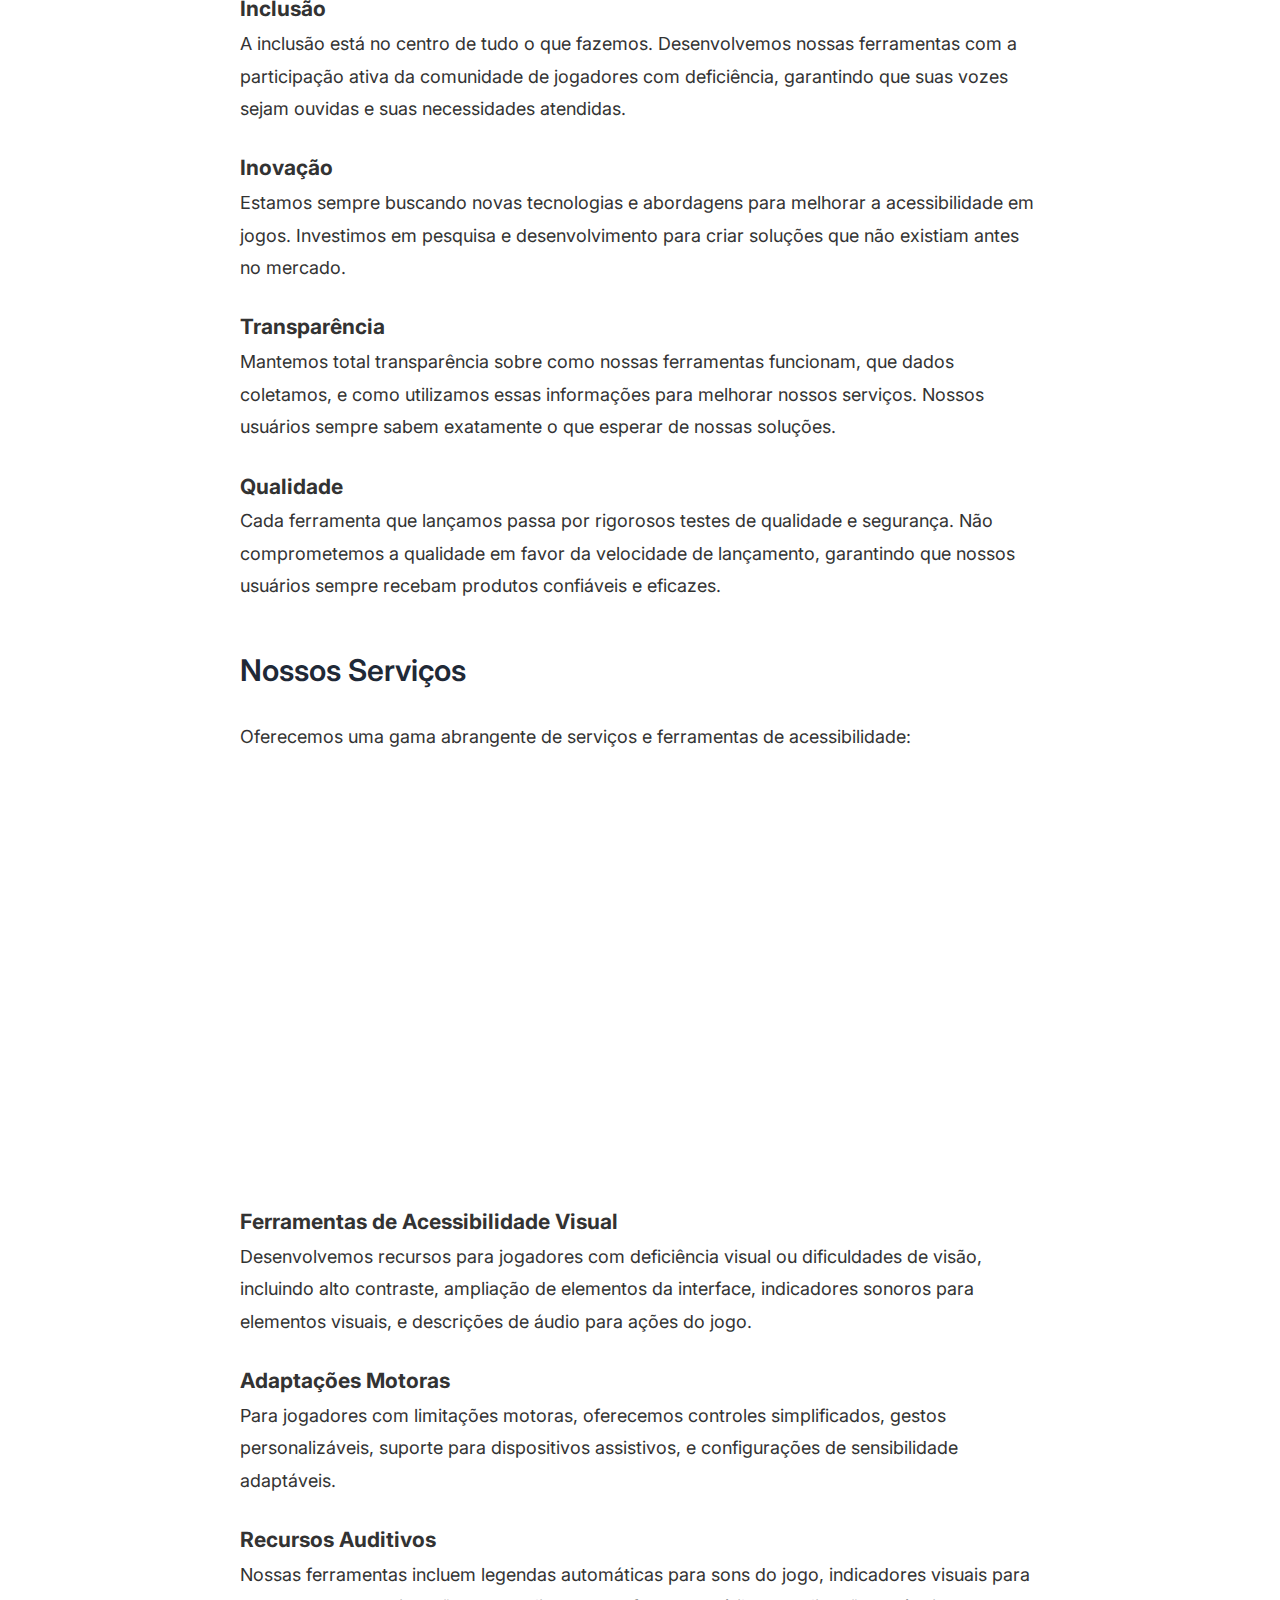
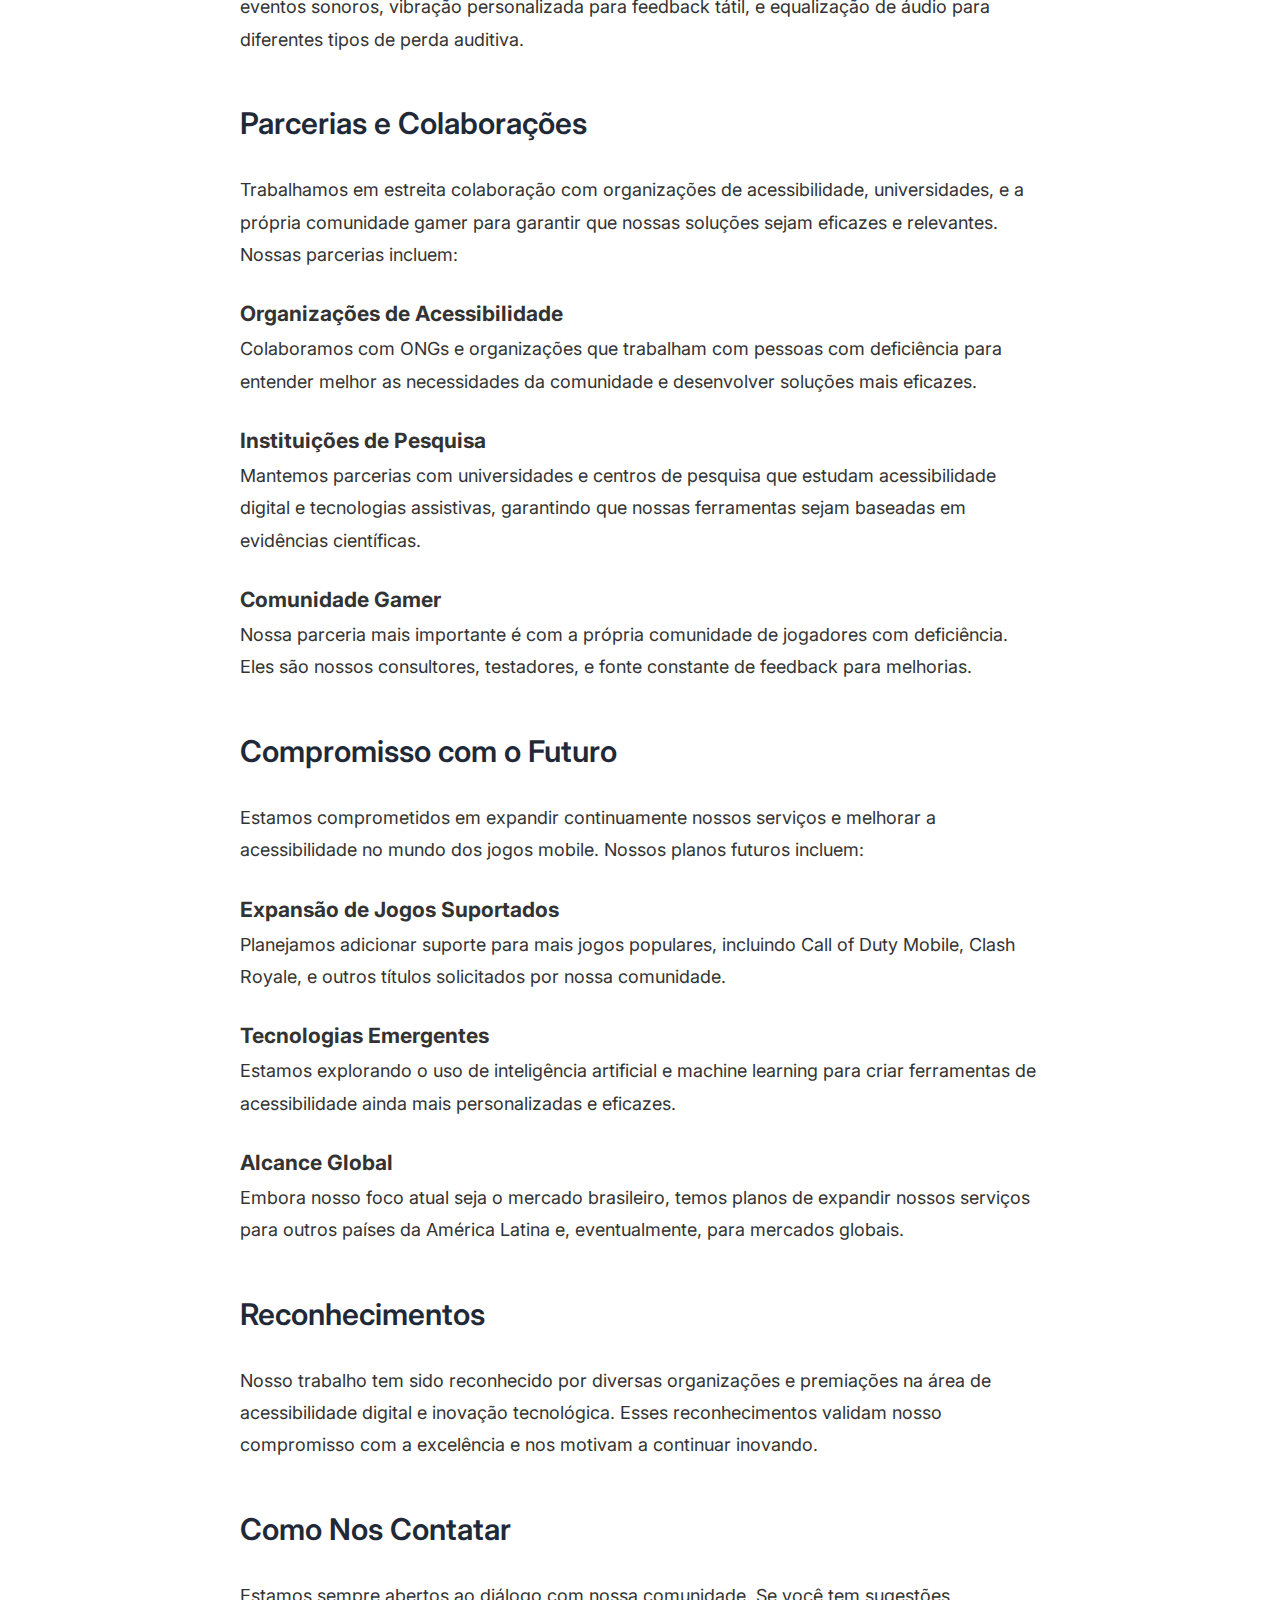
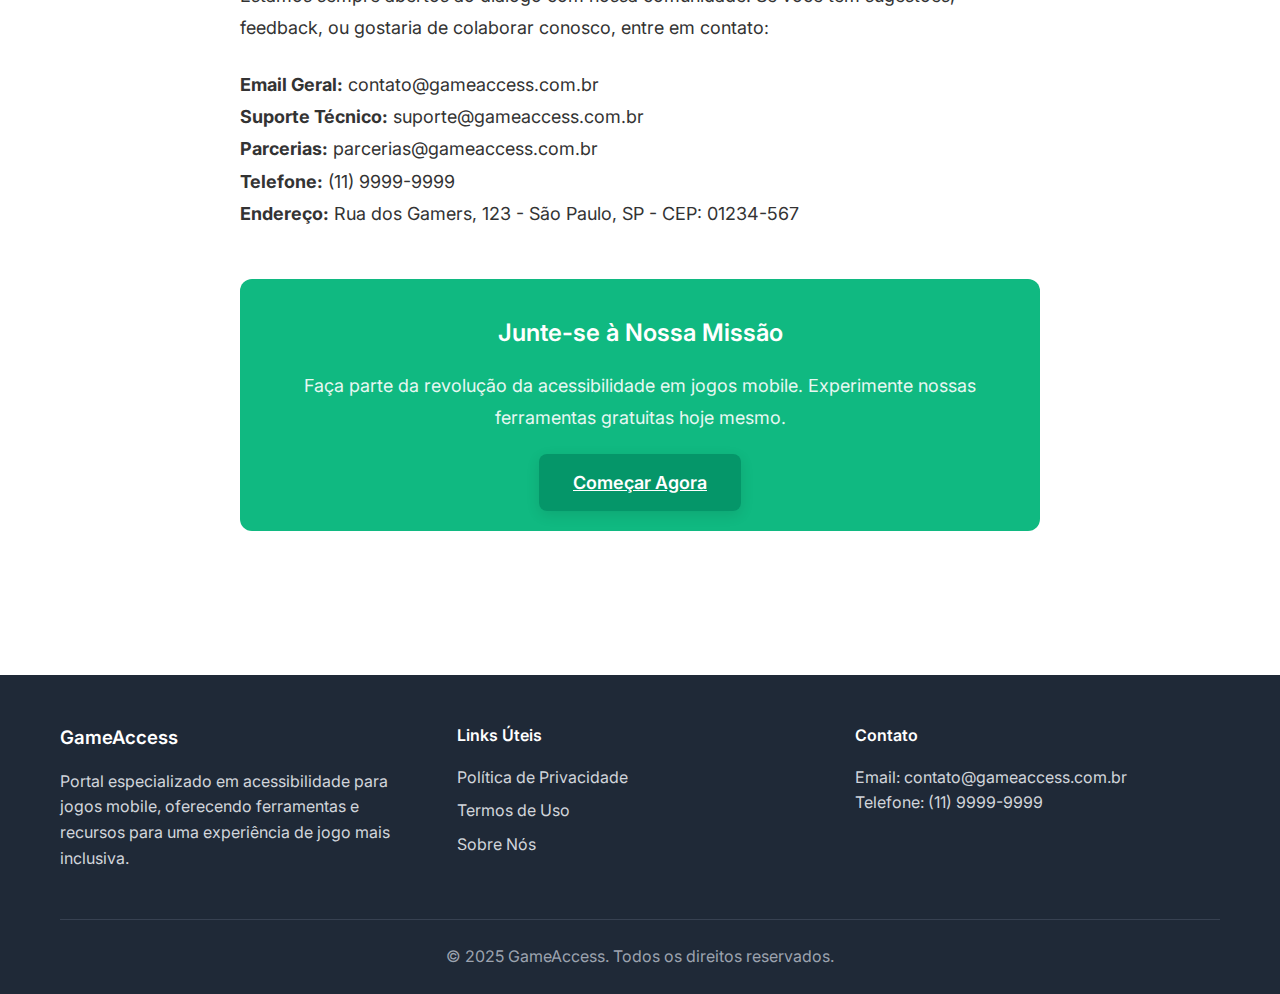
<file: sobre-nos.html>
<!DOCTYPE html>
<html lang="pt-BR">
<head>
    <meta charset="UTF-8">
    <meta name="viewport" content="width=device-width, initial-scale=1.0">
    <title>Sobre Nós - GameAccess</title>
    <meta name="description" content="Conheça a GameAccess - Portal de Acessibilidade Gamer. Nossa missão é tornar os jogos mobile mais acessíveis para todos os jogadores.">
    <link rel="stylesheet" href="styles.css">
    <link rel="preconnect" href="https://fonts.googleapis.com">
    <link rel="preconnect" href="https://fonts.gstatic.com" crossorigin>
    <link href="https://fonts.googleapis.com/css2?family=Inter:wght@300;400;500;600;700&display=swap" rel="stylesheet">
</head>
<body>
    <header class="header">
        <div class="container">
            <div class="header-content">
                <div class="logo">
                    <h1><a href="index.html" style="text-decoration: none; color: inherit;">GameAccess</a></h1>
                    <span class="tagline">Portal de Acessibilidade Gamer</span>
                </div>
                <nav class="nav">
                    <a href="index.html">Início</a>
                    <a href="#noticias">Notícias</a>
                    <a href="#ferramentas">Ferramentas</a>
                    <a href="#contato">Contato</a>
                </nav>
            </div>
        </div>
    </header>

    <main class="main">
        <div class="container">
            <article class="article">
                <div class="article-header">
                    <div class="category">INSTITUCIONAL</div>
                    <h1 class="article-title">Sobre Nós</h1>
                    <div class="article-meta">
                        <span class="date">Conheça nossa história e missão</span>
                    </div>
                </div>

                <div class="featured-image">
                    <img src="5xsGLb7MAgrT.jpg" alt="Equipe GameAccess trabalhando em ferramentas de acessibilidade" loading="lazy">
                    <div class="image-caption">Nossa equipe dedicada ao desenvolvimento de soluções de acessibilidade para jogos mobile</div>
                </div>

                <div class="article-content">
                    <p class="lead">A GameAccess nasceu da paixão por jogos e do compromisso com a inclusão digital. Somos um portal especializado em desenvolver e oferecer ferramentas de acessibilidade para jogos mobile, com foco especial em títulos populares como Free Fire e PUBG Mobile.</p>

                    <h2>Nossa Missão</h2>
                    
                    <p>Nossa missão é democratizar o acesso aos jogos mobile, garantindo que jogadores com deficiências visuais, auditivas, motoras ou dificuldades técnicas possam desfrutar plenamente da experiência de gaming. Acreditamos que todos merecem a oportunidade de competir, se divertir e se conectar através dos jogos, independentemente de suas limitações físicas ou técnicas.</p>

                    <p>Trabalhamos incansavelmente para desenvolver soluções inovadoras que não apenas removem barreiras, mas também melhoram a experiência geral de jogo para todos os usuários. Nossas ferramentas são projetadas com base em pesquisas científicas sobre acessibilidade e feedback direto da comunidade gamer com deficiência.</p>

                    <h2>Nossa História</h2>

                    <p>A GameAccess foi fundada em 2023 por uma equipe multidisciplinar de desenvolvedores, designers de UX/UI especializados em acessibilidade, e gamers com deficiência. A ideia surgiu quando percebemos que milhões de jogadores brasileiros enfrentavam barreiras significativas para aproveitar jogos populares como Free Fire e PUBG Mobile.</p>

                    <div class="stats-section">
                        <div class="stat-item">
                            <div class="stat-number">2M+</div>
                            <div class="stat-label">Usuários atendidos</div>
                        </div>
                        <div class="stat-item">
                            <div class="stat-number">15+</div>
                            <div class="stat-label">Jogos suportados</div>
                        </div>
                        <div class="stat-item">
                            <div class="stat-number">98%</div>
                            <div class="stat-label">Satisfação dos usuários</div>
                        </div>
                    </div>

                    <p>Desde nosso lançamento, já ajudamos mais de 2 milhões de jogadores a superar barreiras de acessibilidade, desenvolvemos ferramentas para mais de 15 jogos diferentes, e mantemos uma taxa de satisfação de 98% entre nossos usuários. Esses números refletem nosso compromisso contínuo com a excelência e inovação em acessibilidade digital.</p>

                    <h2>Nossa Equipe</h2>

                    <p>Nossa equipe é composta por profissionais apaixonados e especializados em diferentes áreas, todos unidos pelo objetivo comum de tornar os jogos mais acessíveis:</p>

                    <h3>Desenvolvedores Especializados</h3>
                    <p>Nossos desenvolvedores possuem experiência específica em tecnologias assistivas e adaptação de interfaces. Eles trabalham constantemente para criar soluções técnicas inovadoras que se integram perfeitamente aos jogos existentes, sem comprometer a experiência original.</p>

                    <h3>Designers de Acessibilidade</h3>
                    <p>Nossa equipe de design é especializada em criar interfaces inclusivas que atendem às necessidades de usuários com diferentes tipos de deficiência. Eles aplicam princípios de design universal para garantir que nossas ferramentas sejam intuitivas e eficazes para todos.</p>

                    <h3>Consultores com Deficiência</h3>
                    <p>Trabalhamos diretamente com consultores que possuem diferentes tipos de deficiência e são gamers ativos. Eles fornecem insights valiosos sobre as necessidades reais da comunidade e testam nossas ferramentas em cenários do mundo real.</p>

                    <h3>Especialistas em Jogos Mobile</h3>
                    <p>Nossa equipe inclui especialistas que conhecem profundamente os jogos que suportamos, incluindo Free Fire e PUBG Mobile. Eles garantem que nossas ferramentas sejam compatíveis com atualizações dos jogos e otimizadas para diferentes dispositivos.</p>

                    <h2>Nossos Valores</h2>

                    <div class="quote-section">
                        <blockquote>
                            "Acreditamos que a tecnologia deve ser uma ponte, não uma barreira. Cada ferramenta que desenvolvemos é um passo em direção a um mundo gaming mais inclusivo e acessível."
                            <cite>- Equipe GameAccess</cite>
                        </blockquote>
                    </div>

                    <h3>Inclusão</h3>
                    <p>A inclusão está no centro de tudo o que fazemos. Desenvolvemos nossas ferramentas com a participação ativa da comunidade de jogadores com deficiência, garantindo que suas vozes sejam ouvidas e suas necessidades atendidas.</p>

                    <h3>Inovação</h3>
                    <p>Estamos sempre buscando novas tecnologias e abordagens para melhorar a acessibilidade em jogos. Investimos em pesquisa e desenvolvimento para criar soluções que não existiam antes no mercado.</p>

                    <h3>Transparência</h3>
                    <p>Mantemos total transparência sobre como nossas ferramentas funcionam, que dados coletamos, e como utilizamos essas informações para melhorar nossos serviços. Nossos usuários sempre sabem exatamente o que esperar de nossas soluções.</p>

                    <h3>Qualidade</h3>
                    <p>Cada ferramenta que lançamos passa por rigorosos testes de qualidade e segurança. Não comprometemos a qualidade em favor da velocidade de lançamento, garantindo que nossos usuários sempre recebam produtos confiáveis e eficazes.</p>

                    <h2>Nossos Serviços</h2>

                    <p>Oferecemos uma gama abrangente de serviços e ferramentas de acessibilidade:</p>

                    <div class="game-showcase">
                        <div class="game-item">
                            <img src="kgZgZs2eZVTs.webp" alt="Ferramentas para Free Fire" loading="lazy">
                            <h4>Free Fire Acessível</h4>
                            <p>Ferramentas especializadas para Free Fire, incluindo otimização de recarga de diamantes, controles adaptativos, e recursos visuais aprimorados.</p>
                        </div>
                        <div class="game-item">
                            <img src="TG4HdZBPzqOb.jpg" alt="Ferramentas para PUBG Mobile" loading="lazy">
                            <h4>PUBG Mobile Inclusivo</h4>
                            <p>Soluções de acessibilidade para PUBG Mobile, com foco em áudio espacial, controles personalizáveis, e interface adaptativa.</p>
                        </div>
                    </div>

                    <h3>Ferramentas de Acessibilidade Visual</h3>
                    <p>Desenvolvemos recursos para jogadores com deficiência visual ou dificuldades de visão, incluindo alto contraste, ampliação de elementos da interface, indicadores sonoros para elementos visuais, e descrições de áudio para ações do jogo.</p>

                    <h3>Adaptações Motoras</h3>
                    <p>Para jogadores com limitações motoras, oferecemos controles simplificados, gestos personalizáveis, suporte para dispositivos assistivos, e configurações de sensibilidade adaptáveis.</p>

                    <h3>Recursos Auditivos</h3>
                    <p>Nossas ferramentas incluem legendas automáticas para sons do jogo, indicadores visuais para eventos sonoros, vibração personalizada para feedback tátil, e equalização de áudio para diferentes tipos de perda auditiva.</p>

                    <h2>Parcerias e Colaborações</h2>

                    <p>Trabalhamos em estreita colaboração com organizações de acessibilidade, universidades, e a própria comunidade gamer para garantir que nossas soluções sejam eficazes e relevantes. Nossas parcerias incluem:</p>

                    <h3>Organizações de Acessibilidade</h3>
                    <p>Colaboramos com ONGs e organizações que trabalham com pessoas com deficiência para entender melhor as necessidades da comunidade e desenvolver soluções mais eficazes.</p>

                    <h3>Instituições de Pesquisa</h3>
                    <p>Mantemos parcerias com universidades e centros de pesquisa que estudam acessibilidade digital e tecnologias assistivas, garantindo que nossas ferramentas sejam baseadas em evidências científicas.</p>

                    <h3>Comunidade Gamer</h3>
                    <p>Nossa parceria mais importante é com a própria comunidade de jogadores com deficiência. Eles são nossos consultores, testadores, e fonte constante de feedback para melhorias.</p>

                    <h2>Compromisso com o Futuro</h2>

                    <p>Estamos comprometidos em expandir continuamente nossos serviços e melhorar a acessibilidade no mundo dos jogos mobile. Nossos planos futuros incluem:</p>

                    <h3>Expansão de Jogos Suportados</h3>
                    <p>Planejamos adicionar suporte para mais jogos populares, incluindo Call of Duty Mobile, Clash Royale, e outros títulos solicitados por nossa comunidade.</p>

                    <h3>Tecnologias Emergentes</h3>
                    <p>Estamos explorando o uso de inteligência artificial e machine learning para criar ferramentas de acessibilidade ainda mais personalizadas e eficazes.</p>

                    <h3>Alcance Global</h3>
                    <p>Embora nosso foco atual seja o mercado brasileiro, temos planos de expandir nossos serviços para outros países da América Latina e, eventualmente, para mercados globais.</p>

                    <h2>Reconhecimentos</h2>

                    <p>Nosso trabalho tem sido reconhecido por diversas organizações e premiações na área de acessibilidade digital e inovação tecnológica. Esses reconhecimentos validam nosso compromisso com a excelência e nos motivam a continuar inovando.</p>

                    <h2>Como Nos Contatar</h2>

                    <p>Estamos sempre abertos ao diálogo com nossa comunidade. Se você tem sugestões, feedback, ou gostaria de colaborar conosco, entre em contato:</p>

                    <p><strong>Email Geral:</strong> contato@gameaccess.com.br<br>
                    <strong>Suporte Técnico:</strong> suporte@gameaccess.com.br<br>
                    <strong>Parcerias:</strong> parcerias@gameaccess.com.br<br>
                    <strong>Telefone:</strong> (11) 9999-9999<br>
                    <strong>Endereço:</strong> Rua dos Gamers, 123 - São Paulo, SP - CEP: 01234-567</p>

                    <div class="final-cta">
                        <h3>Junte-se à Nossa Missão</h3>
                        <p>Faça parte da revolução da acessibilidade em jogos mobile. Experimente nossas ferramentas gratuitas hoje mesmo.</p>
                        <a href="index.html" class="cta-button secondary">Começar Agora</a>
                    </div>
                </div>
            </article>
        </div>
    </main>

    <footer class="footer">
        <div class="container">
            <div class="footer-content">
                <div class="footer-section">
                    <h3>GameAccess</h3>
                    <p>Portal especializado em acessibilidade para jogos mobile, oferecendo ferramentas e recursos para uma experiência de jogo mais inclusiva.</p>
                </div>
                <div class="footer-section">
                    <h4>Links Úteis</h4>
                    <ul>
                        <li><a href="politica-privacidade.html">Política de Privacidade</a></li>
                        <li><a href="termos-uso.html">Termos de Uso</a></li>
                        <li><a href="sobre-nos.html">Sobre Nós</a></li>
                    </ul>
                </div>
                <div class="footer-section">
                    <h4>Contato</h4>
                    <p>Email: contato@gameaccess.com.br</p>
                    <p>Telefone: (11) 9999-9999</p>
                </div>
            </div>
            <div class="footer-bottom">
                <p>&copy; 2025 GameAccess. Todos os direitos reservados.</p>
            </div>
        </div>
    </footer>

    <script src="script.js"></script>
</body>
</html>
</file>
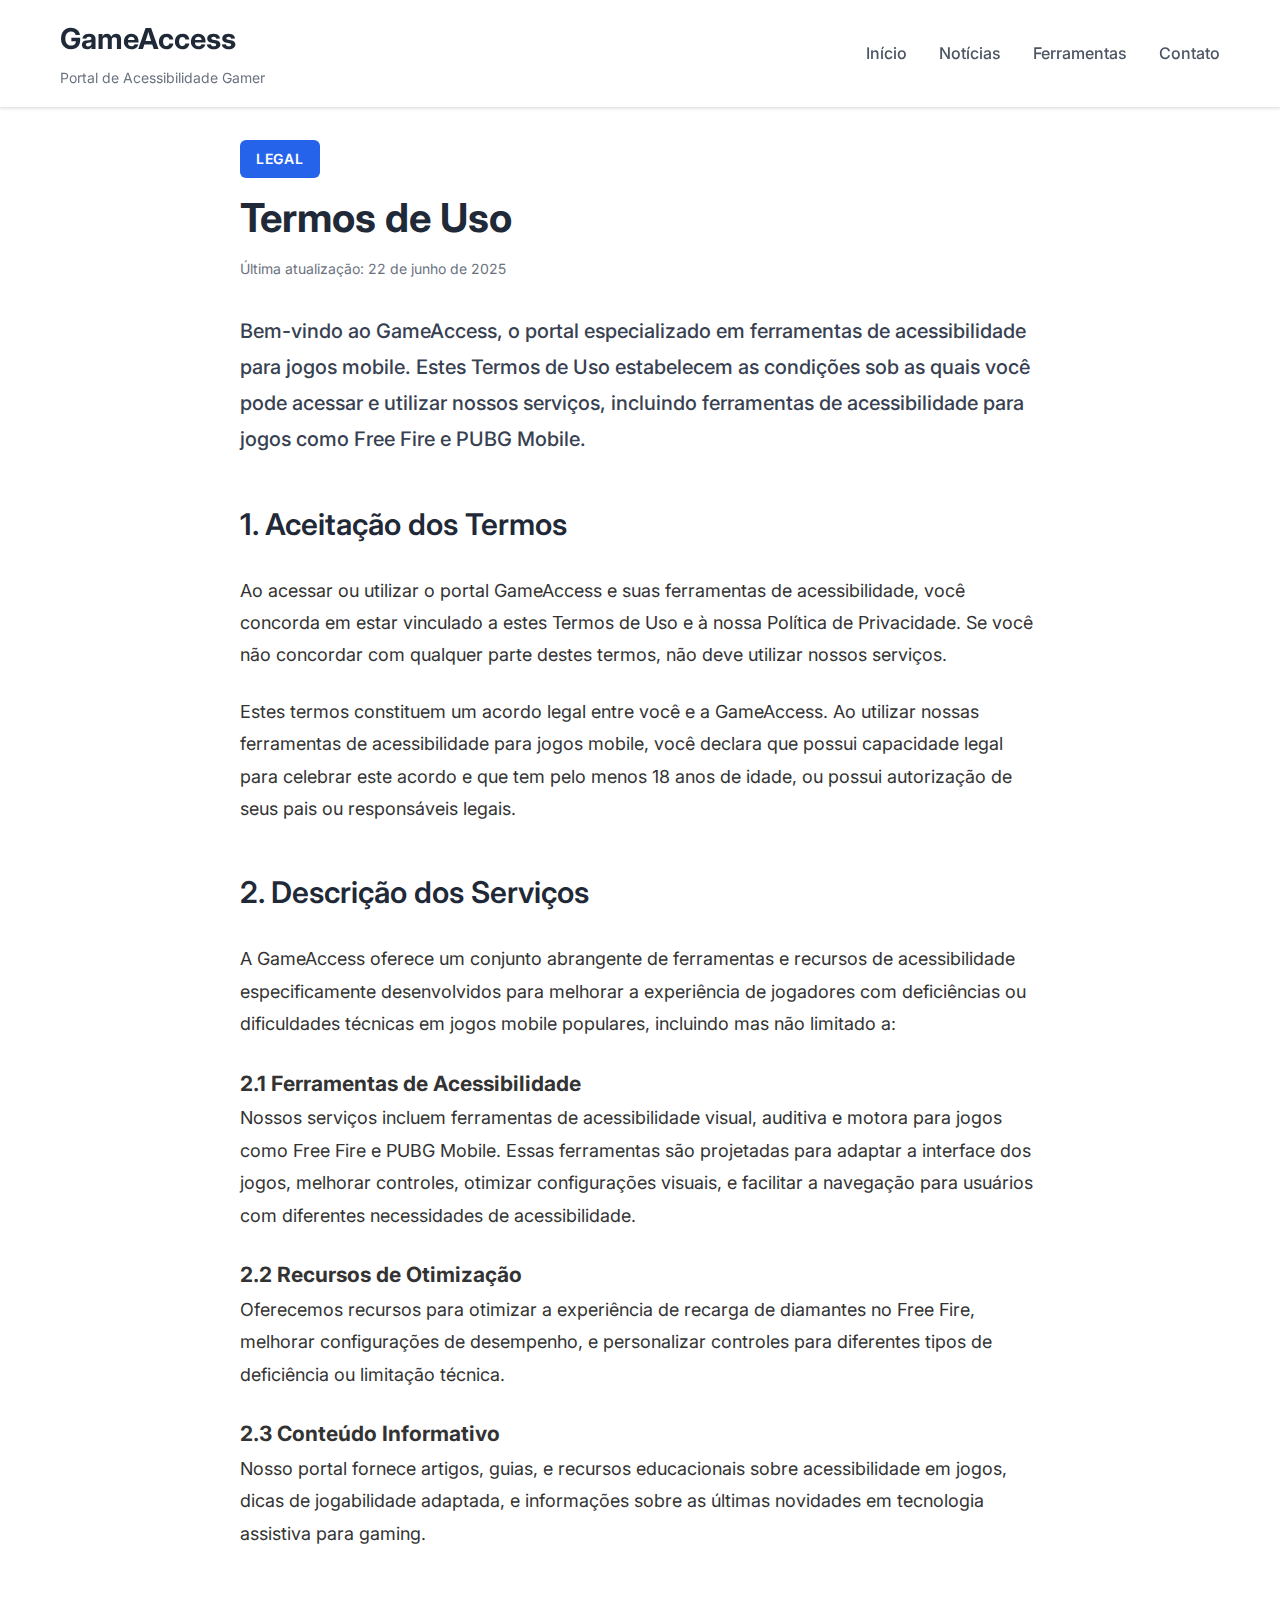
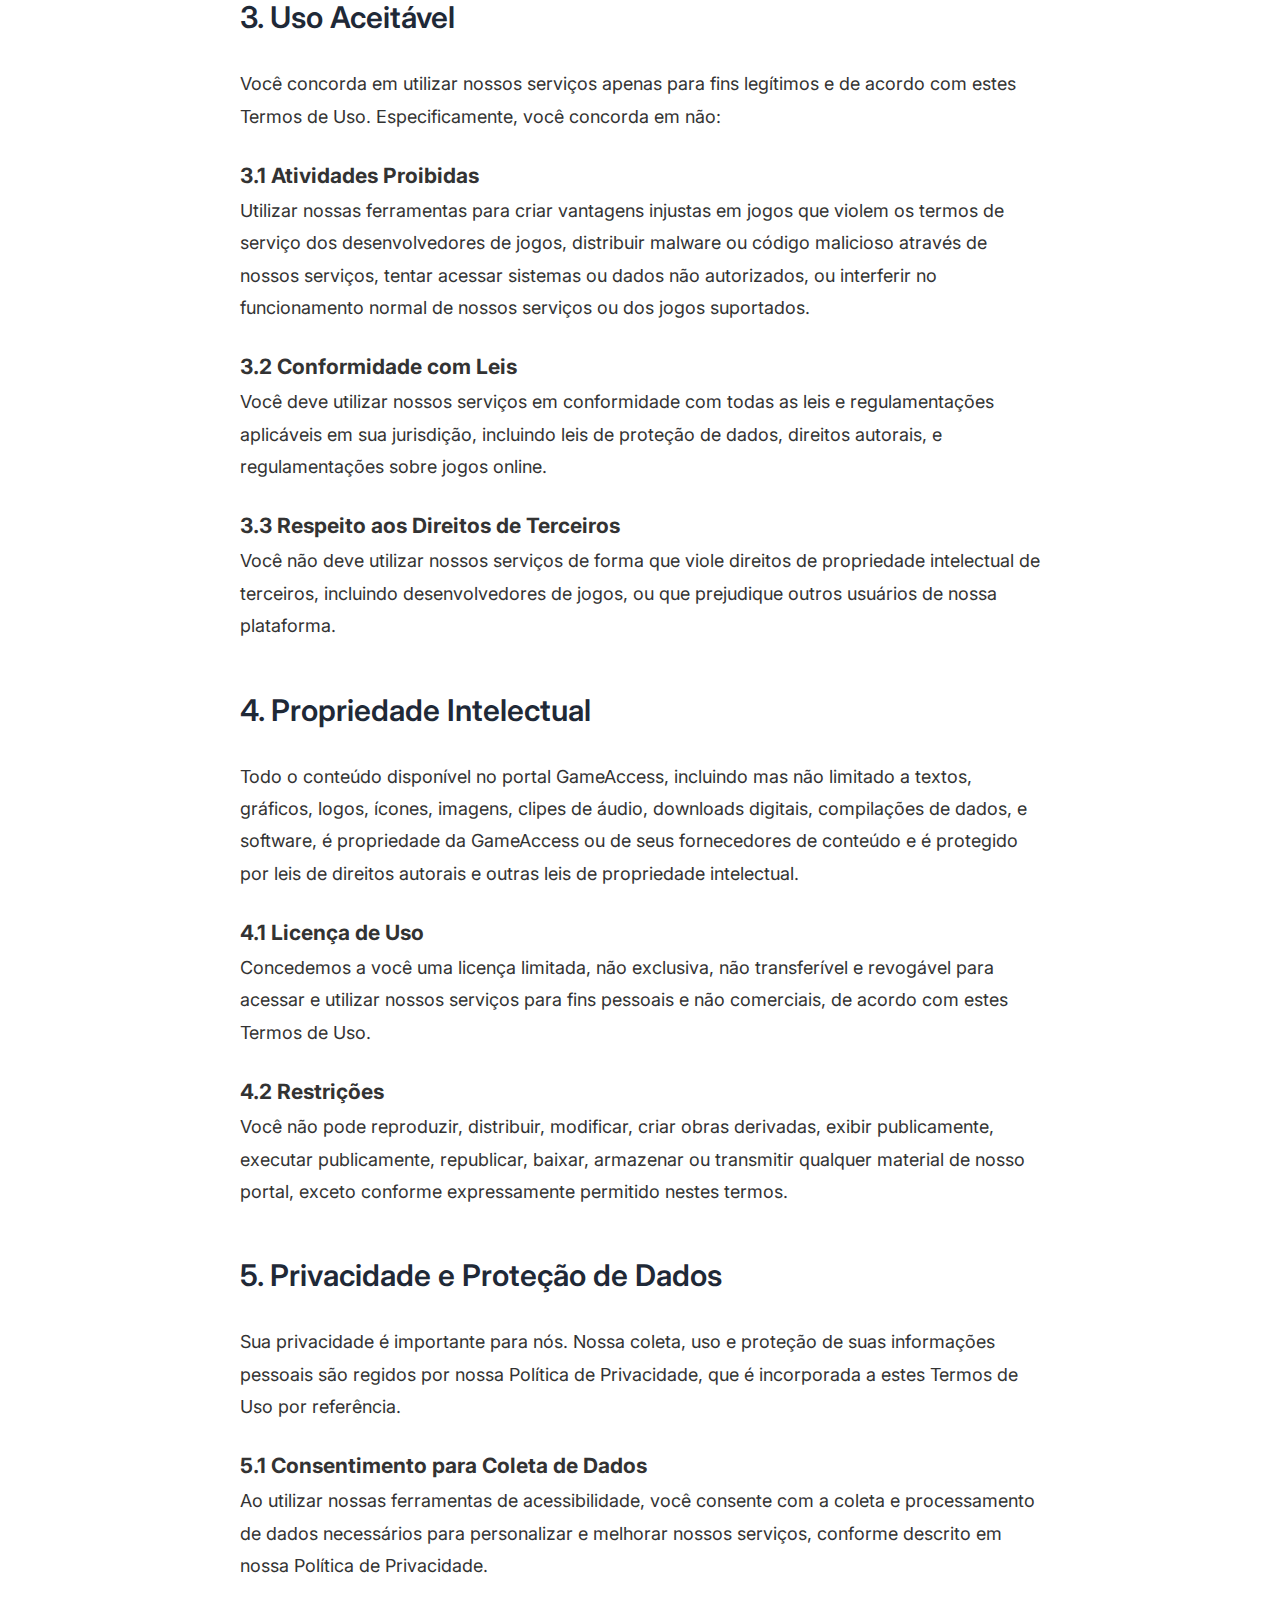
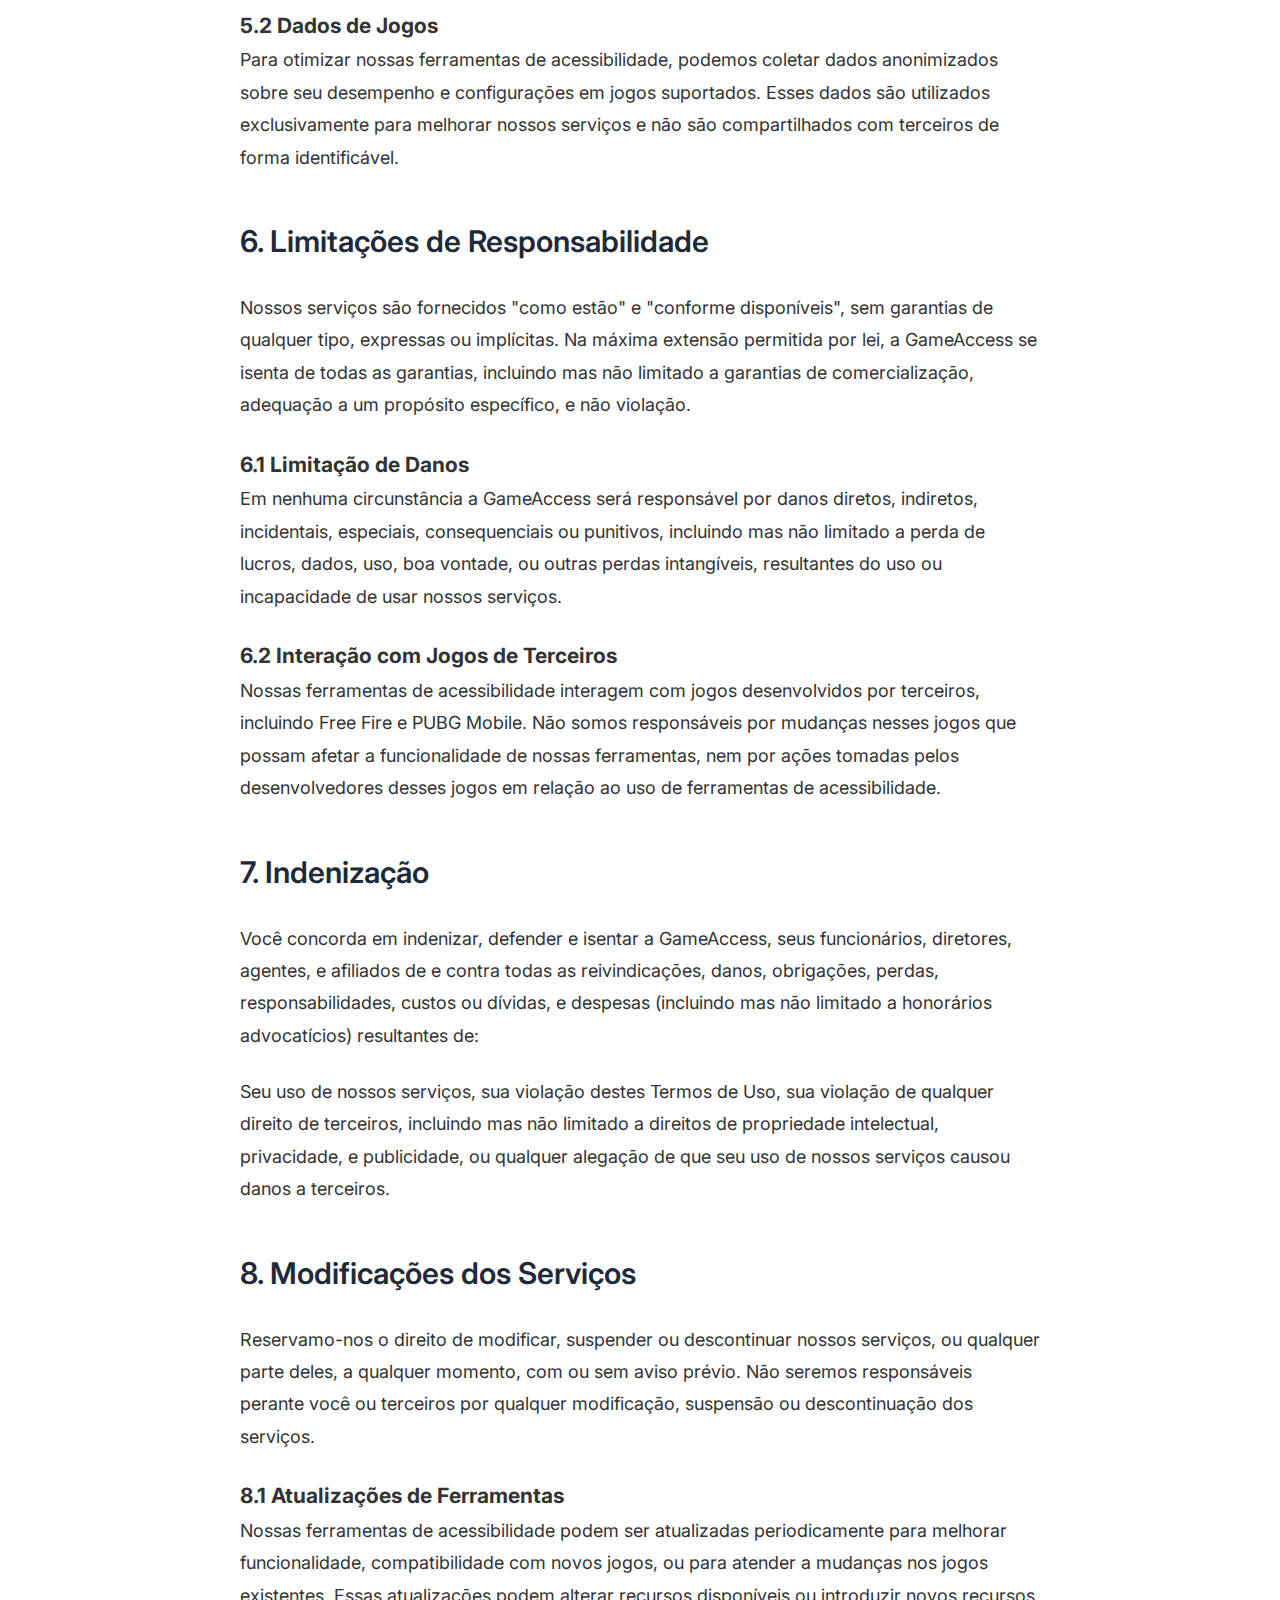
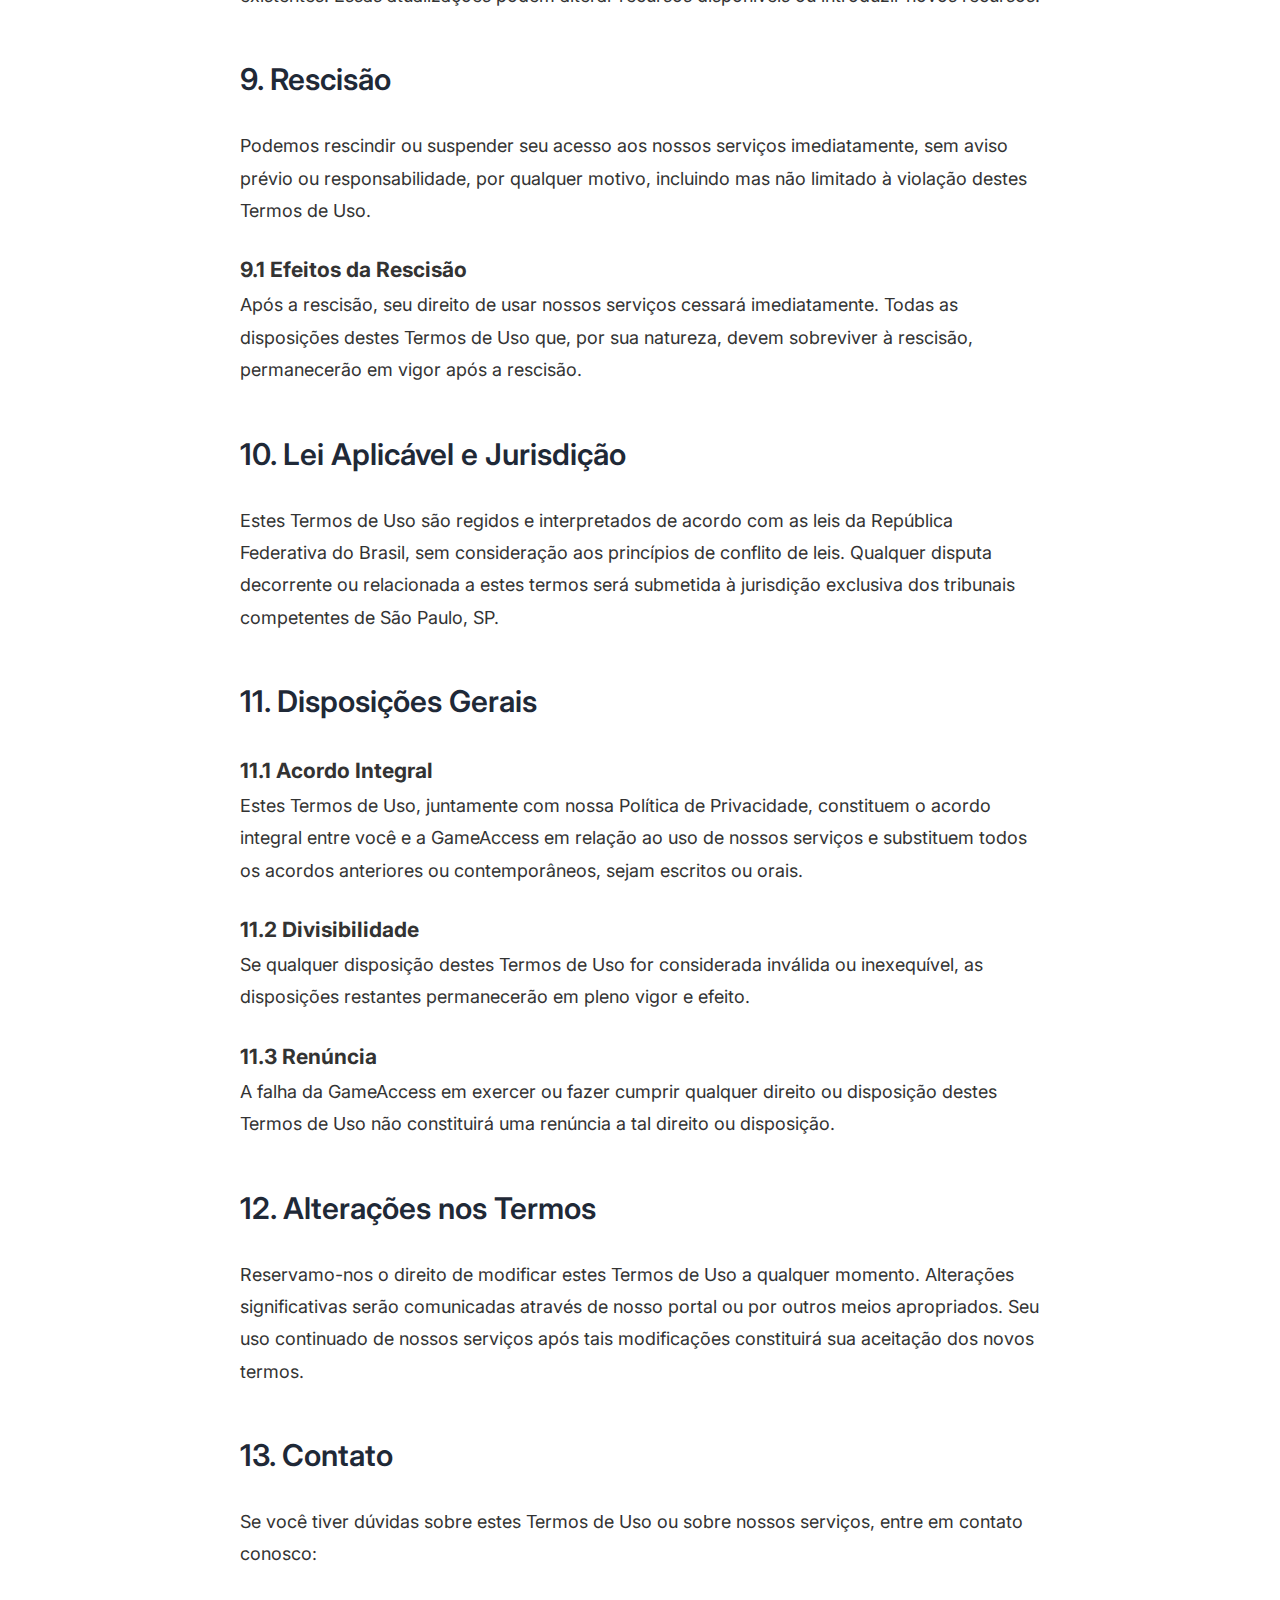
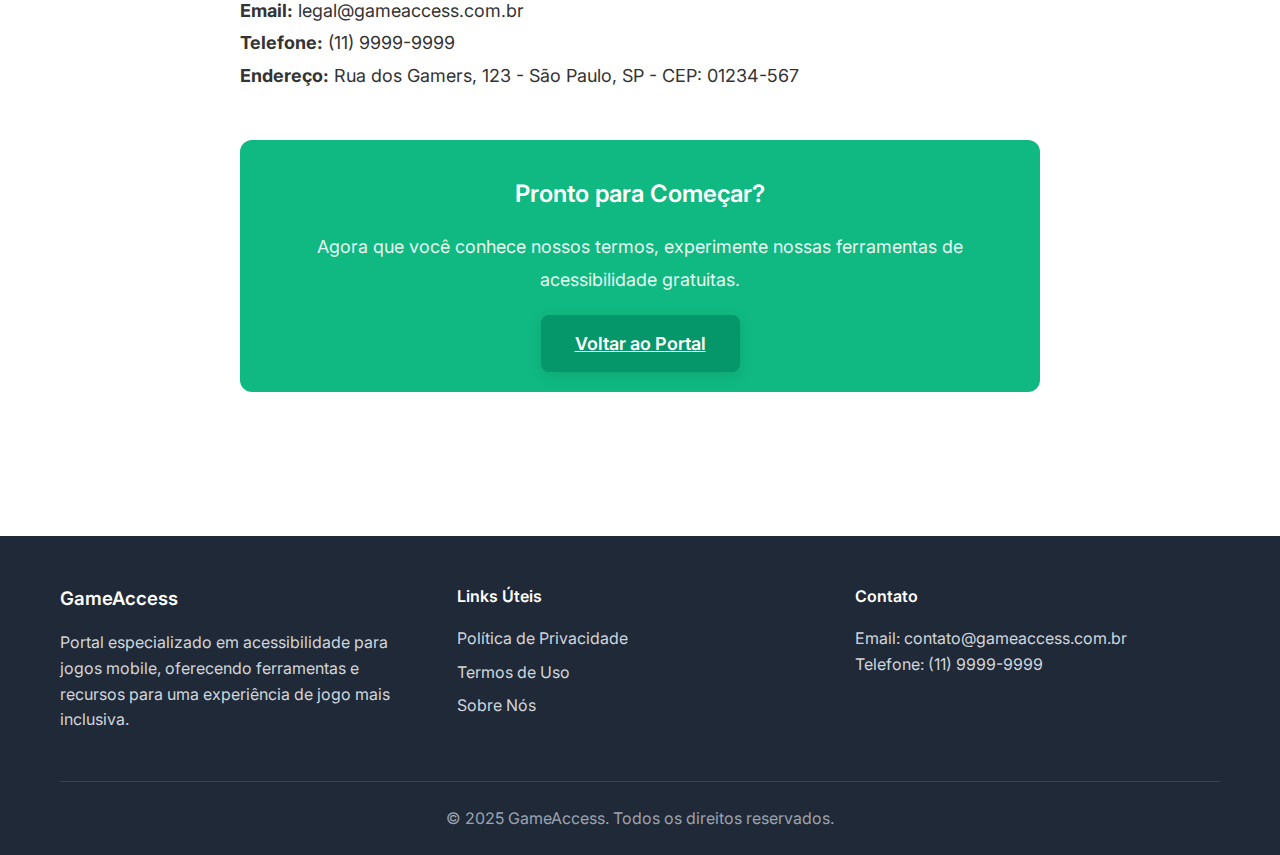
<file: termos-uso.html>
<!DOCTYPE html>
<html lang="pt-BR">
<head>
    <meta charset="UTF-8">
    <meta name="viewport" content="width=device-width, initial-scale=1.0">
    <title>Termos de Uso - GameAccess</title>
    <meta name="description" content="Termos de Uso do GameAccess - Portal de Acessibilidade Gamer. Conheça as condições para utilização de nossas ferramentas e serviços.">
    <link rel="stylesheet" href="styles.css">
    <link rel="preconnect" href="https://fonts.googleapis.com">
    <link rel="preconnect" href="https://fonts.gstatic.com" crossorigin>
    <link href="https://fonts.googleapis.com/css2?family=Inter:wght@300;400;500;600;700&display=swap" rel="stylesheet">
</head>
<body>
    <header class="header">
        <div class="container">
            <div class="header-content">
                <div class="logo">
                    <h1><a href="index.html" style="text-decoration: none; color: inherit;">GameAccess</a></h1>
                    <span class="tagline">Portal de Acessibilidade Gamer</span>
                </div>
                <nav class="nav">
                    <a href="index.html">Início</a>
                    <a href="#noticias">Notícias</a>
                    <a href="#ferramentas">Ferramentas</a>
                    <a href="#contato">Contato</a>
                </nav>
            </div>
        </div>
    </header>

    <main class="main">
        <div class="container">
            <article class="article">
                <div class="article-header">
                    <div class="category">LEGAL</div>
                    <h1 class="article-title">Termos de Uso</h1>
                    <div class="article-meta">
                        <span class="date">Última atualização: 22 de junho de 2025</span>
                    </div>
                </div>

                <div class="article-content">
                    <p class="lead">Bem-vindo ao GameAccess, o portal especializado em ferramentas de acessibilidade para jogos mobile. Estes Termos de Uso estabelecem as condições sob as quais você pode acessar e utilizar nossos serviços, incluindo ferramentas de acessibilidade para jogos como Free Fire e PUBG Mobile.</p>

                    <h2>1. Aceitação dos Termos</h2>
                    
                    <p>Ao acessar ou utilizar o portal GameAccess e suas ferramentas de acessibilidade, você concorda em estar vinculado a estes Termos de Uso e à nossa Política de Privacidade. Se você não concordar com qualquer parte destes termos, não deve utilizar nossos serviços.</p>

                    <p>Estes termos constituem um acordo legal entre você e a GameAccess. Ao utilizar nossas ferramentas de acessibilidade para jogos mobile, você declara que possui capacidade legal para celebrar este acordo e que tem pelo menos 18 anos de idade, ou possui autorização de seus pais ou responsáveis legais.</p>

                    <h2>2. Descrição dos Serviços</h2>

                    <p>A GameAccess oferece um conjunto abrangente de ferramentas e recursos de acessibilidade especificamente desenvolvidos para melhorar a experiência de jogadores com deficiências ou dificuldades técnicas em jogos mobile populares, incluindo mas não limitado a:</p>

                    <h3>2.1 Ferramentas de Acessibilidade</h3>
                    <p>Nossos serviços incluem ferramentas de acessibilidade visual, auditiva e motora para jogos como Free Fire e PUBG Mobile. Essas ferramentas são projetadas para adaptar a interface dos jogos, melhorar controles, otimizar configurações visuais, e facilitar a navegação para usuários com diferentes necessidades de acessibilidade.</p>

                    <h3>2.2 Recursos de Otimização</h3>
                    <p>Oferecemos recursos para otimizar a experiência de recarga de diamantes no Free Fire, melhorar configurações de desempenho, e personalizar controles para diferentes tipos de deficiência ou limitação técnica.</p>

                    <h3>2.3 Conteúdo Informativo</h3>
                    <p>Nosso portal fornece artigos, guias, e recursos educacionais sobre acessibilidade em jogos, dicas de jogabilidade adaptada, e informações sobre as últimas novidades em tecnologia assistiva para gaming.</p>

                    <h2>3. Uso Aceitável</h2>

                    <p>Você concorda em utilizar nossos serviços apenas para fins legítimos e de acordo com estes Termos de Uso. Especificamente, você concorda em não:</p>

                    <h3>3.1 Atividades Proibidas</h3>
                    <p>Utilizar nossas ferramentas para criar vantagens injustas em jogos que violem os termos de serviço dos desenvolvedores de jogos, distribuir malware ou código malicioso através de nossos serviços, tentar acessar sistemas ou dados não autorizados, ou interferir no funcionamento normal de nossos serviços ou dos jogos suportados.</p>

                    <h3>3.2 Conformidade com Leis</h3>
                    <p>Você deve utilizar nossos serviços em conformidade com todas as leis e regulamentações aplicáveis em sua jurisdição, incluindo leis de proteção de dados, direitos autorais, e regulamentações sobre jogos online.</p>

                    <h3>3.3 Respeito aos Direitos de Terceiros</h3>
                    <p>Você não deve utilizar nossos serviços de forma que viole direitos de propriedade intelectual de terceiros, incluindo desenvolvedores de jogos, ou que prejudique outros usuários de nossa plataforma.</p>

                    <h2>4. Propriedade Intelectual</h2>

                    <p>Todo o conteúdo disponível no portal GameAccess, incluindo mas não limitado a textos, gráficos, logos, ícones, imagens, clipes de áudio, downloads digitais, compilações de dados, e software, é propriedade da GameAccess ou de seus fornecedores de conteúdo e é protegido por leis de direitos autorais e outras leis de propriedade intelectual.</p>

                    <h3>4.1 Licença de Uso</h3>
                    <p>Concedemos a você uma licença limitada, não exclusiva, não transferível e revogável para acessar e utilizar nossos serviços para fins pessoais e não comerciais, de acordo com estes Termos de Uso.</p>

                    <h3>4.2 Restrições</h3>
                    <p>Você não pode reproduzir, distribuir, modificar, criar obras derivadas, exibir publicamente, executar publicamente, republicar, baixar, armazenar ou transmitir qualquer material de nosso portal, exceto conforme expressamente permitido nestes termos.</p>

                    <h2>5. Privacidade e Proteção de Dados</h2>

                    <p>Sua privacidade é importante para nós. Nossa coleta, uso e proteção de suas informações pessoais são regidos por nossa Política de Privacidade, que é incorporada a estes Termos de Uso por referência.</p>

                    <h3>5.1 Consentimento para Coleta de Dados</h3>
                    <p>Ao utilizar nossas ferramentas de acessibilidade, você consente com a coleta e processamento de dados necessários para personalizar e melhorar nossos serviços, conforme descrito em nossa Política de Privacidade.</p>

                    <h3>5.2 Dados de Jogos</h3>
                    <p>Para otimizar nossas ferramentas de acessibilidade, podemos coletar dados anonimizados sobre seu desempenho e configurações em jogos suportados. Esses dados são utilizados exclusivamente para melhorar nossos serviços e não são compartilhados com terceiros de forma identificável.</p>

                    <h2>6. Limitações de Responsabilidade</h2>

                    <p>Nossos serviços são fornecidos "como estão" e "conforme disponíveis", sem garantias de qualquer tipo, expressas ou implícitas. Na máxima extensão permitida por lei, a GameAccess se isenta de todas as garantias, incluindo mas não limitado a garantias de comercialização, adequação a um propósito específico, e não violação.</p>

                    <h3>6.1 Limitação de Danos</h3>
                    <p>Em nenhuma circunstância a GameAccess será responsável por danos diretos, indiretos, incidentais, especiais, consequenciais ou punitivos, incluindo mas não limitado a perda de lucros, dados, uso, boa vontade, ou outras perdas intangíveis, resultantes do uso ou incapacidade de usar nossos serviços.</p>

                    <h3>6.2 Interação com Jogos de Terceiros</h3>
                    <p>Nossas ferramentas de acessibilidade interagem com jogos desenvolvidos por terceiros, incluindo Free Fire e PUBG Mobile. Não somos responsáveis por mudanças nesses jogos que possam afetar a funcionalidade de nossas ferramentas, nem por ações tomadas pelos desenvolvedores desses jogos em relação ao uso de ferramentas de acessibilidade.</p>

                    <h2>7. Indenização</h2>

                    <p>Você concorda em indenizar, defender e isentar a GameAccess, seus funcionários, diretores, agentes, e afiliados de e contra todas as reivindicações, danos, obrigações, perdas, responsabilidades, custos ou dívidas, e despesas (incluindo mas não limitado a honorários advocatícios) resultantes de:</p>

                    <p>Seu uso de nossos serviços, sua violação destes Termos de Uso, sua violação de qualquer direito de terceiros, incluindo mas não limitado a direitos de propriedade intelectual, privacidade, e publicidade, ou qualquer alegação de que seu uso de nossos serviços causou danos a terceiros.</p>

                    <h2>8. Modificações dos Serviços</h2>

                    <p>Reservamo-nos o direito de modificar, suspender ou descontinuar nossos serviços, ou qualquer parte deles, a qualquer momento, com ou sem aviso prévio. Não seremos responsáveis perante você ou terceiros por qualquer modificação, suspensão ou descontinuação dos serviços.</p>

                    <h3>8.1 Atualizações de Ferramentas</h3>
                    <p>Nossas ferramentas de acessibilidade podem ser atualizadas periodicamente para melhorar funcionalidade, compatibilidade com novos jogos, ou para atender a mudanças nos jogos existentes. Essas atualizações podem alterar recursos disponíveis ou introduzir novos recursos.</p>

                    <h2>9. Rescisão</h2>

                    <p>Podemos rescindir ou suspender seu acesso aos nossos serviços imediatamente, sem aviso prévio ou responsabilidade, por qualquer motivo, incluindo mas não limitado à violação destes Termos de Uso.</p>

                    <h3>9.1 Efeitos da Rescisão</h3>
                    <p>Após a rescisão, seu direito de usar nossos serviços cessará imediatamente. Todas as disposições destes Termos de Uso que, por sua natureza, devem sobreviver à rescisão, permanecerão em vigor após a rescisão.</p>

                    <h2>10. Lei Aplicável e Jurisdição</h2>

                    <p>Estes Termos de Uso são regidos e interpretados de acordo com as leis da República Federativa do Brasil, sem consideração aos princípios de conflito de leis. Qualquer disputa decorrente ou relacionada a estes termos será submetida à jurisdição exclusiva dos tribunais competentes de São Paulo, SP.</p>

                    <h2>11. Disposições Gerais</h2>

                    <h3>11.1 Acordo Integral</h3>
                    <p>Estes Termos de Uso, juntamente com nossa Política de Privacidade, constituem o acordo integral entre você e a GameAccess em relação ao uso de nossos serviços e substituem todos os acordos anteriores ou contemporâneos, sejam escritos ou orais.</p>

                    <h3>11.2 Divisibilidade</h3>
                    <p>Se qualquer disposição destes Termos de Uso for considerada inválida ou inexequível, as disposições restantes permanecerão em pleno vigor e efeito.</p>

                    <h3>11.3 Renúncia</h3>
                    <p>A falha da GameAccess em exercer ou fazer cumprir qualquer direito ou disposição destes Termos de Uso não constituirá uma renúncia a tal direito ou disposição.</p>

                    <h2>12. Alterações nos Termos</h2>

                    <p>Reservamo-nos o direito de modificar estes Termos de Uso a qualquer momento. Alterações significativas serão comunicadas através de nosso portal ou por outros meios apropriados. Seu uso continuado de nossos serviços após tais modificações constituirá sua aceitação dos novos termos.</p>

                    <h2>13. Contato</h2>

                    <p>Se você tiver dúvidas sobre estes Termos de Uso ou sobre nossos serviços, entre em contato conosco:</p>

                    <p><strong>Email:</strong> legal@gameaccess.com.br<br>
                    <strong>Telefone:</strong> (11) 9999-9999<br>
                    <strong>Endereço:</strong> Rua dos Gamers, 123 - São Paulo, SP - CEP: 01234-567</p>

                    <div class="final-cta">
                        <h3>Pronto para Começar?</h3>
                        <p>Agora que você conhece nossos termos, experimente nossas ferramentas de acessibilidade gratuitas.</p>
                        <a href="index.html" class="cta-button secondary">Voltar ao Portal</a>
                    </div>
                </div>
            </article>
        </div>
    </main>

    <footer class="footer">
        <div class="container">
            <div class="footer-content">
                <div class="footer-section">
                    <h3>GameAccess</h3>
                    <p>Portal especializado em acessibilidade para jogos mobile, oferecendo ferramentas e recursos para uma experiência de jogo mais inclusiva.</p>
                </div>
                <div class="footer-section">
                    <h4>Links Úteis</h4>
                    <ul>
                        <li><a href="politica-privacidade.html">Política de Privacidade</a></li>
                        <li><a href="termos-uso.html">Termos de Uso</a></li>
                        <li><a href="sobre-nos.html">Sobre Nós</a></li>
                    </ul>
                </div>
                <div class="footer-section">
                    <h4>Contato</h4>
                    <p>Email: contato@gameaccess.com.br</p>
                    <p>Telefone: (11) 9999-9999</p>
                </div>
            </div>
            <div class="footer-bottom">
                <p>&copy; 2025 GameAccess. Todos os direitos reservados.</p>
            </div>
        </div>
    </footer>

    <script src="script.js"></script>
</body>
</html>
</file>
<file: styles.css>
/* Reset e configurações básicas */
* {
    margin: 0;
    padding: 0;
    box-sizing: border-box;
}

body {
    font-family: 'Inter', -apple-system, BlinkMacSystemFont, 'Segoe UI', Roboto, sans-serif;
    line-height: 1.6;
    color: #333;
    background-color: #ffffff;
}

.container {
    max-width: 1200px;
    margin: 0 auto;
    padding: 0 20px;
}

/* Header */
.header {
    background: #ffffff;
    border-bottom: 1px solid #e5e7eb;
    position: sticky;
    top: 0;
    z-index: 100;
    box-shadow: 0 1px 3px rgba(0, 0, 0, 0.1);
}

.header-content {
    display: flex;
    justify-content: space-between;
    align-items: center;
    padding: 1rem 0;
}

.logo h1 {
    font-size: 1.8rem;
    font-weight: 700;
    color: #1f2937;
    margin-bottom: 0.2rem;
}

.tagline {
    font-size: 0.875rem;
    color: #6b7280;
    font-weight: 400;
}

.nav {
    display: flex;
    gap: 2rem;
}

.nav a {
    text-decoration: none;
    color: #4b5563;
    font-weight: 500;
    transition: color 0.3s ease;
}

.nav a:hover {
    color: #1f2937;
}

/* Main content */
.main {
    padding: 2rem 0;
}

.article {
    max-width: 800px;
    margin: 0 auto;
}

.article-header {
    margin-bottom: 2rem;
}

.category {
    display: inline-block;
    background: #3b82f6;
    color: white;
    padding: 0.5rem 1rem;
    border-radius: 0.375rem;
    font-size: 0.875rem;
    font-weight: 600;
    text-transform: uppercase;
    letter-spacing: 0.05em;
    margin-bottom: 1rem;
}

.article-title {
    font-size: 2.5rem;
    font-weight: 700;
    line-height: 1.2;
    color: #1f2937;
    margin-bottom: 1rem;
}

.article-meta {
    display: flex;
    gap: 1rem;
    color: #6b7280;
    font-size: 0.875rem;
    flex-wrap: wrap;
}

.article-meta span {
    position: relative;
}

.article-meta span:not(:last-child)::after {
    content: "•";
    margin-left: 1rem;
    color: #d1d5db;
}

/* Featured image */
.featured-image {
    margin: 2rem 0;
    border-radius: 0.75rem;
    overflow: hidden;
    box-shadow: 0 10px 25px rgba(0, 0, 0, 0.1);
}

.featured-image img {
    width: 100%;
    height: auto;
    display: block;
}

.image-caption {
    padding: 1rem;
    background: #f9fafb;
    font-size: 0.875rem;
    color: #6b7280;
    font-style: italic;
}

/* Article content */
.article-content {
    font-size: 1.125rem;
    line-height: 1.8;
}

.article-content p {
    margin-bottom: 1.5rem;
}

.lead {
    font-size: 1.25rem;
    font-weight: 500;
    color: #374151;
    margin-bottom: 2rem;
}

.article-content h2 {
    font-size: 1.875rem;
    font-weight: 600;
    color: #1f2937;
    margin: 2.5rem 0 1.5rem 0;
}

/* CTA Section */
.cta-section {
    margin: 3rem 0;
}

.cta-box {
    background: linear-gradient(135deg, #3b82f6 0%, #1d4ed8 100%);
    color: white;
    padding: 2.5rem;
    border-radius: 1rem;
    text-align: center;
    box-shadow: 0 20px 40px rgba(59, 130, 246, 0.3);
}

.cta-box h3 {
    font-size: 1.5rem;
    font-weight: 600;
    margin-bottom: 1rem;
}

.cta-box p {
    font-size: 1.125rem;
    margin-bottom: 2rem;
    opacity: 0.9;
}

.cta-button {
    background: #ffffff;
    color: #3b82f6;
    border: none;
    padding: 1rem 2rem;
    font-size: 1.125rem;
    font-weight: 600;
    border-radius: 0.5rem;
    cursor: pointer;
    transition: all 0.3s ease;
    box-shadow: 0 4px 14px rgba(0, 0, 0, 0.1);
}

.cta-button:hover {
    transform: translateY(-2px);
    box-shadow: 0 8px 25px rgba(0, 0, 0, 0.15);
}

.cta-button.secondary {
    background: #10b981;
    color: white;
}

.cta-button.secondary:hover {
    background: #059669;
}

.cta-box small {
    display: block;
    margin-top: 1rem;
    opacity: 0.8;
    font-size: 0.875rem;
}

/* Game showcase */
.game-showcase {
    display: grid;
    grid-template-columns: repeat(auto-fit, minmax(300px, 1fr));
    gap: 2rem;
    margin: 2rem 0;
}

.game-item {
    background: #f9fafb;
    border-radius: 0.75rem;
    overflow: hidden;
    box-shadow: 0 4px 6px rgba(0, 0, 0, 0.05);
    transition: transform 0.3s ease;
}

.game-item:hover {
    transform: translateY(-4px);
}

.game-item img {
    width: 100%;
    height: 200px;
    object-fit: cover;
}

.game-item h4 {
    font-size: 1.25rem;
    font-weight: 600;
    color: #1f2937;
    padding: 1rem 1rem 0.5rem;
}

.game-item p {
    padding: 0 1rem 1rem;
    color: #6b7280;
    font-size: 0.875rem;
}

/* Stats section */
.stats-section {
    display: grid;
    grid-template-columns: repeat(auto-fit, minmax(150px, 1fr));
    gap: 2rem;
    margin: 2rem 0;
    padding: 2rem;
    background: #f9fafb;
    border-radius: 0.75rem;
}

.stat-item {
    text-align: center;
}

.stat-number {
    font-size: 2.5rem;
    font-weight: 700;
    color: #3b82f6;
    line-height: 1;
}

.stat-label {
    font-size: 0.875rem;
    color: #6b7280;
    margin-top: 0.5rem;
}

/* Quote section */
.quote-section {
    margin: 3rem 0;
    padding: 2rem;
    background: #f8fafc;
    border-left: 4px solid #3b82f6;
    border-radius: 0 0.5rem 0.5rem 0;
}

.quote-section blockquote {
    font-size: 1.25rem;
    font-style: italic;
    color: #374151;
    line-height: 1.6;
}

.quote-section cite {
    display: block;
    margin-top: 1rem;
    font-size: 0.875rem;
    color: #6b7280;
    font-style: normal;
    font-weight: 500;
}

/* Image grid */
.image-grid {
    display: grid;
    grid-template-columns: repeat(auto-fit, minmax(250px, 1fr));
    gap: 1rem;
    margin: 2rem 0;
}

.image-grid img {
    width: 100%;
    height: 200px;
    object-fit: cover;
    border-radius: 0.5rem;
    box-shadow: 0 4px 6px rgba(0, 0, 0, 0.1);
}

/* Final CTA */
.final-cta {
    background: #10b981;
    color: white;
    padding: 2rem;
    border-radius: 0.75rem;
    text-align: center;
    margin: 3rem 0;
}

.final-cta h3 {
    font-size: 1.5rem;
    font-weight: 600;
    margin-bottom: 1rem;
}

.final-cta p {
    margin-bottom: 2rem;
    opacity: 0.9;
}

/* Article footer */
.article-footer {
    margin-top: 3rem;
    padding-top: 2rem;
    border-top: 1px solid #e5e7eb;
}

.tags {
    margin-bottom: 1rem;
}

.tag {
    display: inline-block;
    background: #e5e7eb;
    color: #374151;
    padding: 0.25rem 0.75rem;
    border-radius: 9999px;
    font-size: 0.875rem;
    margin-right: 0.5rem;
    margin-bottom: 0.5rem;
}

.share {
    display: flex;
    align-items: center;
    gap: 1rem;
    flex-wrap: wrap;
}

.share span {
    font-weight: 500;
    color: #6b7280;
}

.share-link {
    color: #3b82f6;
    text-decoration: none;
    font-weight: 500;
}

.share-link:hover {
    text-decoration: underline;
}

/* Footer */
.footer {
    background: #1f2937;
    color: #d1d5db;
    margin-top: 4rem;
}

.footer-content {
    display: grid;
    grid-template-columns: repeat(auto-fit, minmax(250px, 1fr));
    gap: 2rem;
    padding: 3rem 0;
}

.footer-section h3,
.footer-section h4 {
    color: #ffffff;
    margin-bottom: 1rem;
    font-weight: 600;
}

.footer-section ul {
    list-style: none;
}

.footer-section ul li {
    margin-bottom: 0.5rem;
}

.footer-section a {
    color: #d1d5db;
    text-decoration: none;
    transition: color 0.3s ease;
}

.footer-section a:hover {
    color: #ffffff;
}

.footer-bottom {
    border-top: 1px solid #374151;
    padding: 1.5rem 0;
    text-align: center;
    color: #9ca3af;
}

/* Responsive design */
@media (max-width: 768px) {
    .header-content {
        flex-direction: column;
        gap: 1rem;
    }

    .nav {
        gap: 1rem;
    }

    .article-title {
        font-size: 2rem;
    }

    .article-meta {
        flex-direction: column;
        gap: 0.5rem;
    }

    .article-meta span::after {
        display: none;
    }

    .cta-box {
        padding: 2rem 1.5rem;
    }

    .stats-section {
        grid-template-columns: 1fr;
        gap: 1rem;
    }

    .game-showcase {
        grid-template-columns: 1fr;
    }

    .image-grid {
        grid-template-columns: 1fr;
    }

    .share {
        flex-direction: column;
        align-items: flex-start;
        gap: 0.5rem;
    }
}

@media (max-width: 480px) {
    .container {
        padding: 0 15px;
    }

    .article-title {
        font-size: 1.75rem;
    }

    .article-content {
        font-size: 1rem;
    }

    .lead {
        font-size: 1.125rem;
    }

    .cta-box {
        padding: 1.5rem 1rem;
    }

    .cta-button {
        padding: 0.875rem 1.5rem;
        font-size: 1rem;
    }
}

/* Animações e transições */
@keyframes fadeInUp {
    from {
        opacity: 0;
        transform: translateY(30px);
    }
    to {
        opacity: 1;
        transform: translateY(0);
    }
}

.article {
    animation: fadeInUp 0.6s ease-out;
}

/* Melhorias de acessibilidade */
.cta-button:focus,
.nav a:focus,
.share-link:focus {
    outline: 2px solid #3b82f6;
    outline-offset: 2px;
}

/* Otimizações de performance */
img {
    max-width: 100%;
    height: auto;
}

.featured-image img,
.game-item img,
.image-grid img {
    will-change: transform;
}

/* Melhorias adicionais de responsividade */
@media (max-width: 1024px) {
    .container {
        padding: 0 16px;
    }
    
    .article-title {
        font-size: 2.25rem;
    }
    
    .game-showcase {
        grid-template-columns: 1fr;
        gap: 1.5rem;
    }
}

@media (max-width: 640px) {
    .header-content {
        padding: 0.75rem 0;
    }
    
    .logo h1 {
        font-size: 1.5rem;
    }
    
    .tagline {
        font-size: 0.75rem;
    }
    
    .nav {
        flex-wrap: wrap;
        justify-content: center;
    }
    
    .article-title {
        font-size: 1.5rem;
        line-height: 1.3;
    }
    
    .category {
        font-size: 0.75rem;
        padding: 0.375rem 0.75rem;
    }
    
    .cta-box h3 {
        font-size: 1.25rem;
    }
    
    .cta-box p {
        font-size: 1rem;
    }
    
    .stat-number {
        font-size: 2rem;
    }
    
    .quote-section {
        padding: 1.5rem;
    }
    
    .quote-section blockquote {
        font-size: 1.125rem;
    }
}

/* Otimizações de performance */
.featured-image img,
.game-item img,
.image-grid img {
    loading: lazy;
    will-change: transform;
    transition: transform 0.3s ease;
}

/* Melhorias de acessibilidade */
.cta-button:focus-visible,
.nav a:focus-visible,
.share-link:focus-visible {
    outline: 2px solid #3b82f6;
    outline-offset: 2px;
    border-radius: 0.25rem;
}

/* Modo escuro (opcional) */
@media (prefers-color-scheme: dark) {
    :root {
        --bg-color: #1a1a1a;
        --text-color: #e5e5e5;
        --border-color: #333;
    }
    
    /* Aplicar apenas se o usuário preferir modo escuro */
    /* body {
        background-color: var(--bg-color);
        color: var(--text-color);
    } */
}

/* Animações suaves */
@keyframes slideInFromLeft {
    from {
        opacity: 0;
        transform: translateX(-30px);
    }
    to {
        opacity: 1;
        transform: translateX(0);
    }
}

@keyframes slideInFromRight {
    from {
        opacity: 0;
        transform: translateX(30px);
    }
    to {
        opacity: 1;
        transform: translateX(0);
    }
}

.game-item:nth-child(odd) {
    animation: slideInFromLeft 0.6s ease-out;
}

.game-item:nth-child(even) {
    animation: slideInFromRight 0.6s ease-out;
}

/* Otimizações para dispositivos touch */
@media (hover: none) and (pointer: coarse) {
    .cta-button {
        min-height: 44px;
        min-width: 44px;
    }
    
    .nav a {
        padding: 0.5rem;
        min-height: 44px;
        display: flex;
        align-items: center;
    }
    
    .share-link {
        padding: 0.5rem;
        min-height: 44px;
        display: inline-flex;
        align-items: center;
    }
}

/* Melhorias para telas de alta densidade */
@media (-webkit-min-device-pixel-ratio: 2), (min-resolution: 192dpi) {
    .featured-image img,
    .game-item img,
    .image-grid img {
        image-rendering: -webkit-optimize-contrast;
        image-rendering: crisp-edges;
    }
}

/* Prevenção de layout shift */
.featured-image {
    aspect-ratio: 16/9;
    background-color: #f3f4f6;
}

.game-item img {
    aspect-ratio: 16/9;
    background-color: #f3f4f6;
}

.image-grid img {
    aspect-ratio: 16/9;
    background-color: #f3f4f6;
}

/* Otimizações para impressão */
@media print {
    .header,
    .footer,
    .cta-section,
    .final-cta,
    .share {
        display: none !important;
    }
    
    .article {
        max-width: none;
        margin: 0;
    }
    
    .article-title {
        color: #000 !important;
        font-size: 24pt;
    }
    
    .article-content {
        font-size: 12pt;
        line-height: 1.5;
    }
    
    .article-content h2 {
        color: #000 !important;
        font-size: 18pt;
        margin-top: 20pt;
    }
    
    .featured-image,
    .game-showcase,
    .image-grid {
        break-inside: avoid;
    }
    
    .quote-section {
        border-left: 4px solid #000;
        background: #f5f5f5;
    }
    
    .stats-section {
        background: #f5f5f5;
        border: 1px solid #ccc;
    }
}

/* Melhorias de contraste para acessibilidade */
.category {
    background: #2563eb;
    color: #ffffff;
}

.cta-button {
    background: #ffffff;
    color: #2563eb;
    border: 2px solid transparent;
}

.cta-button:hover {
    border-color: #2563eb;
}

.cta-button.secondary {
    background: #059669;
    color: #ffffff;
    border: 2px solid transparent;
}

.cta-button.secondary:hover {
    background: #047857;
    border-color: #047857;
}

/* Indicadores de carregamento */
.loading {
    opacity: 0.7;
    pointer-events: none;
}

.loading::after {
    content: '';
    position: absolute;
    top: 50%;
    left: 50%;
    width: 20px;
    height: 20px;
    margin: -10px 0 0 -10px;
    border: 2px solid #3b82f6;
    border-radius: 50%;
    border-top-color: transparent;
    animation: spin 1s linear infinite;
}

@keyframes spin {
    to {
        transform: rotate(360deg);
    }
}
</file>
